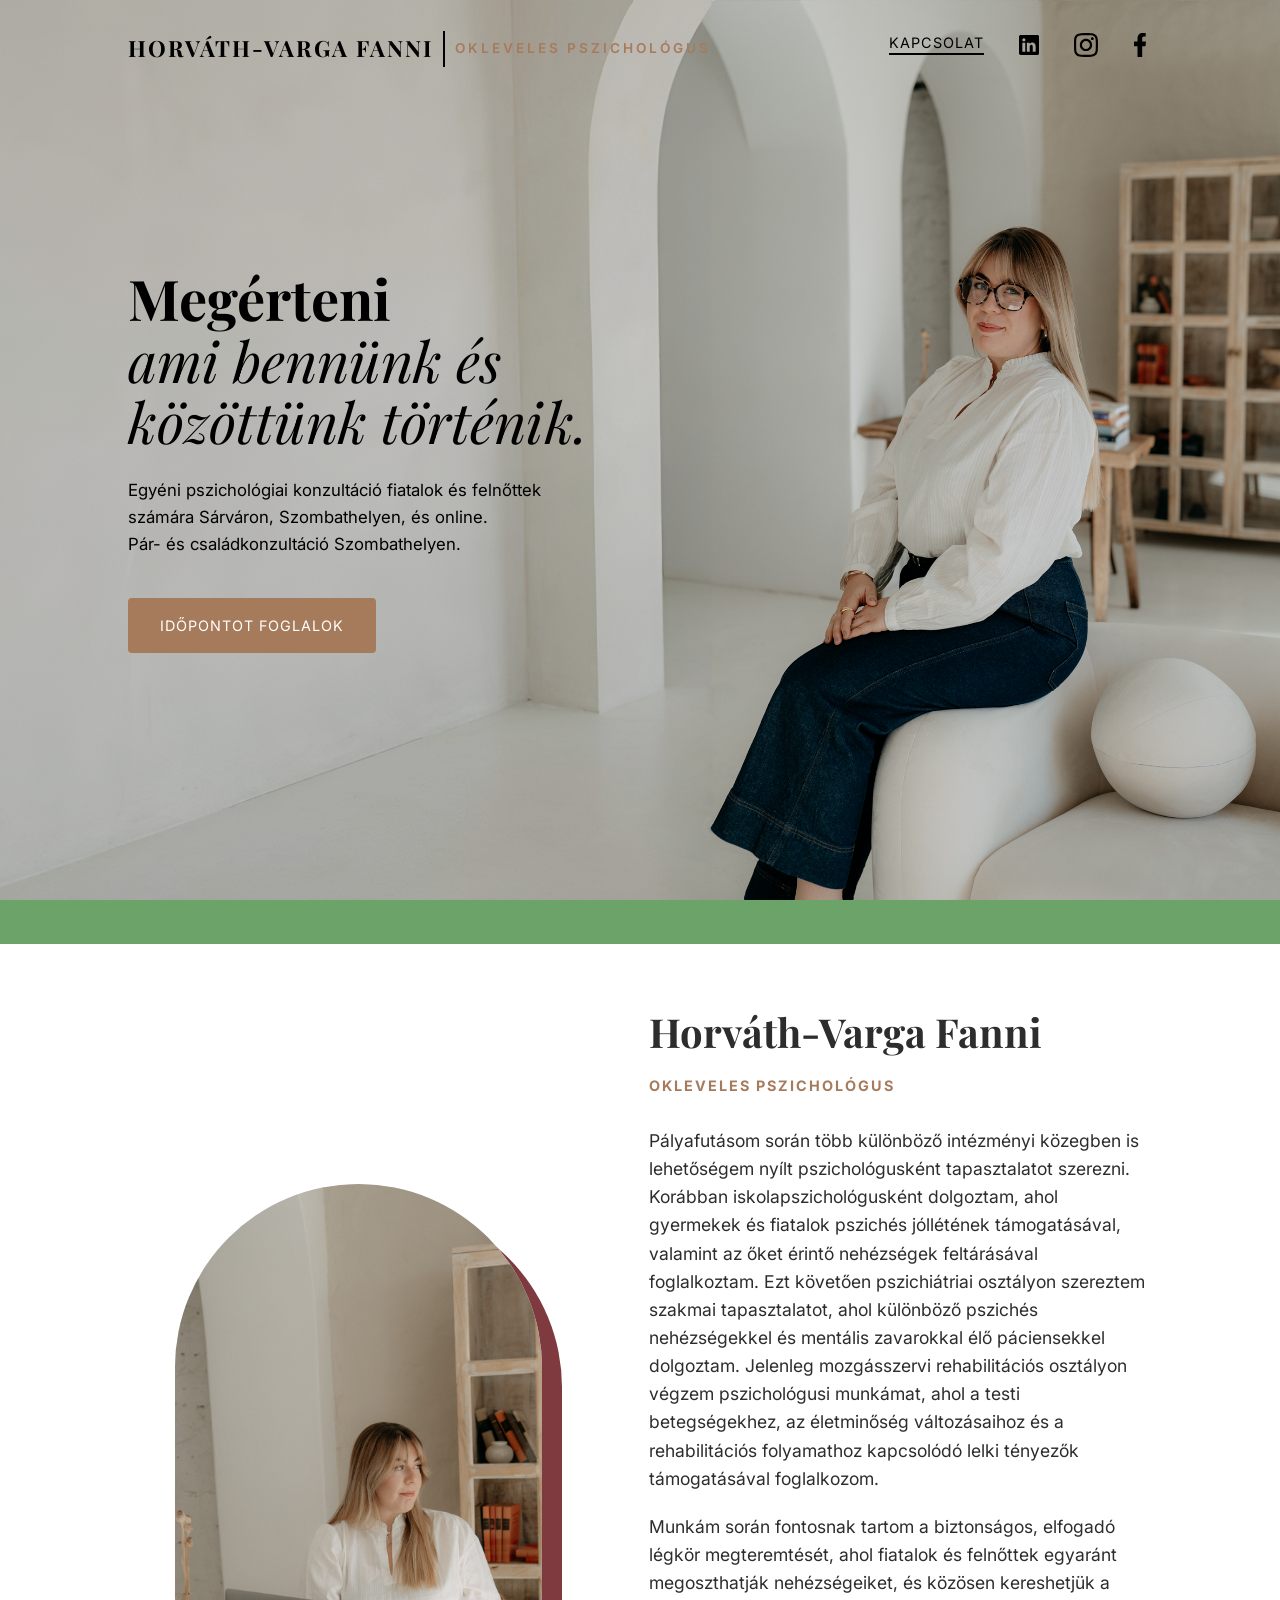
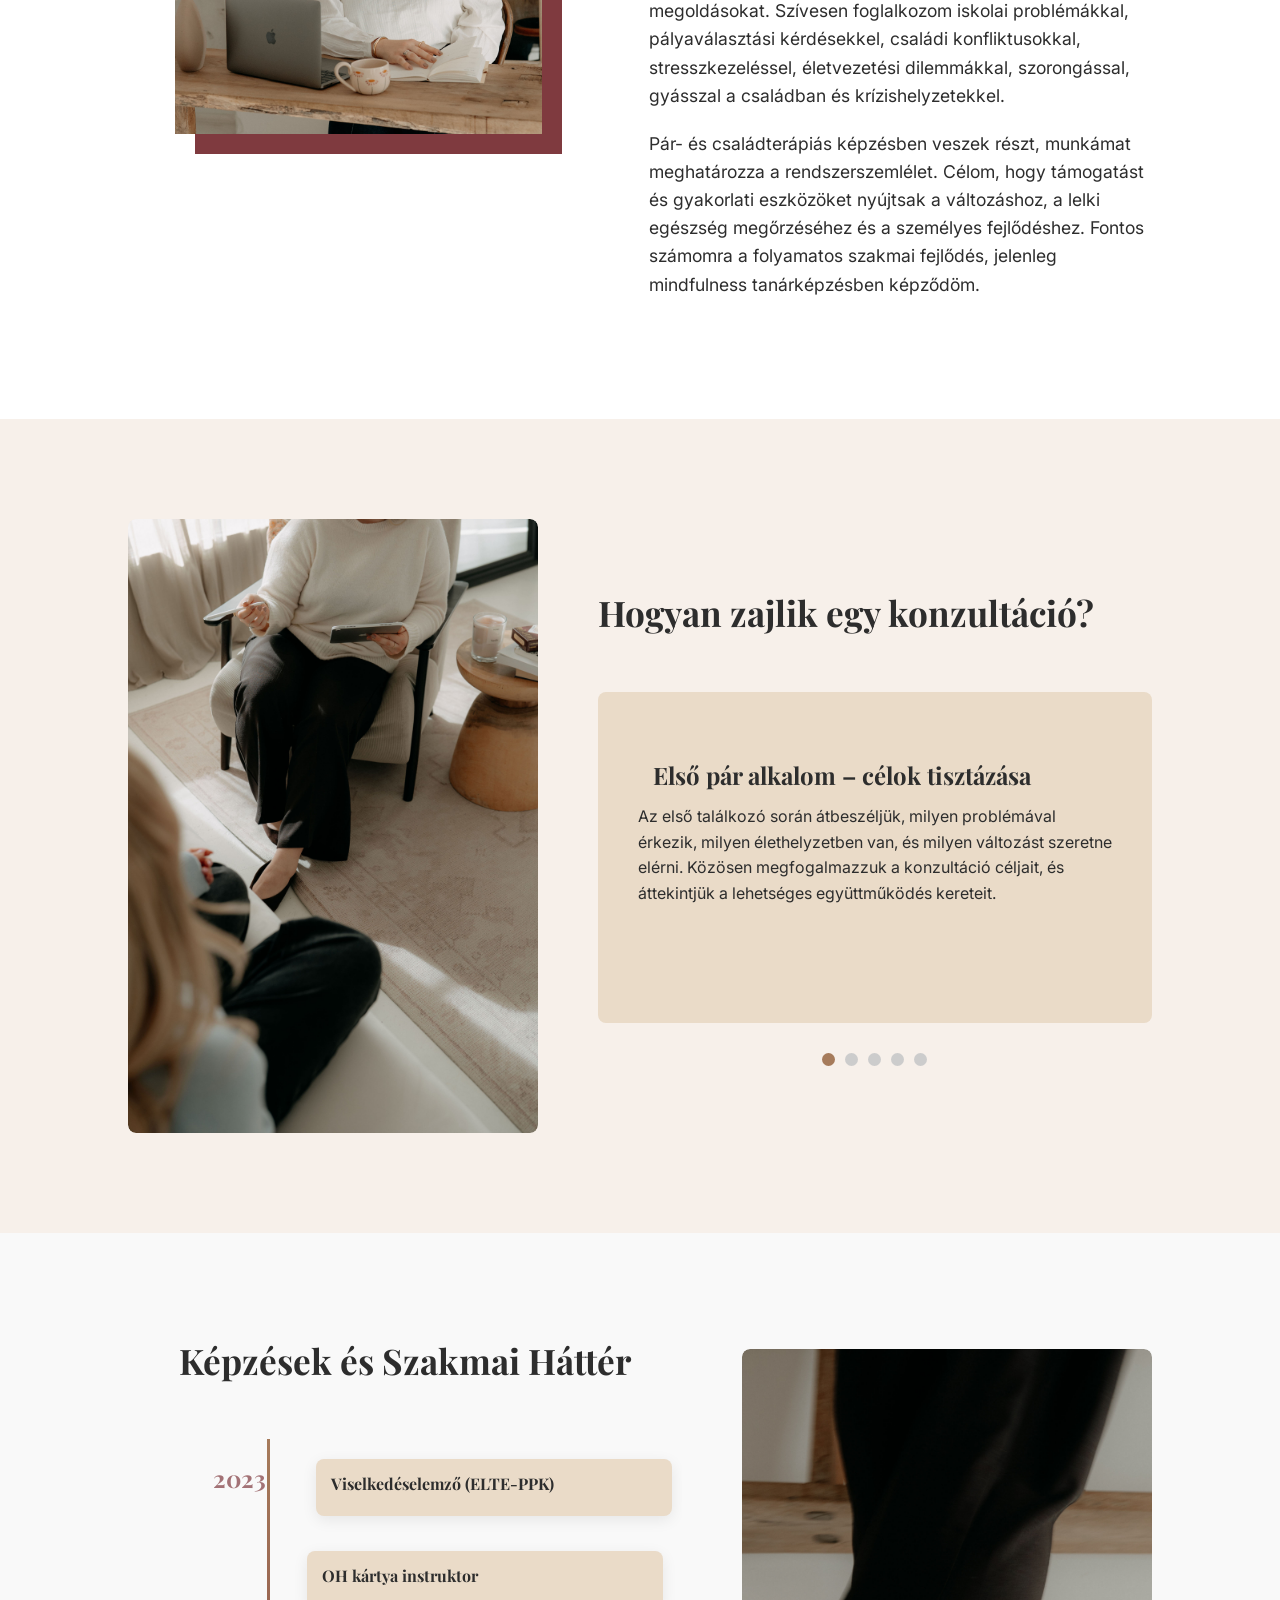
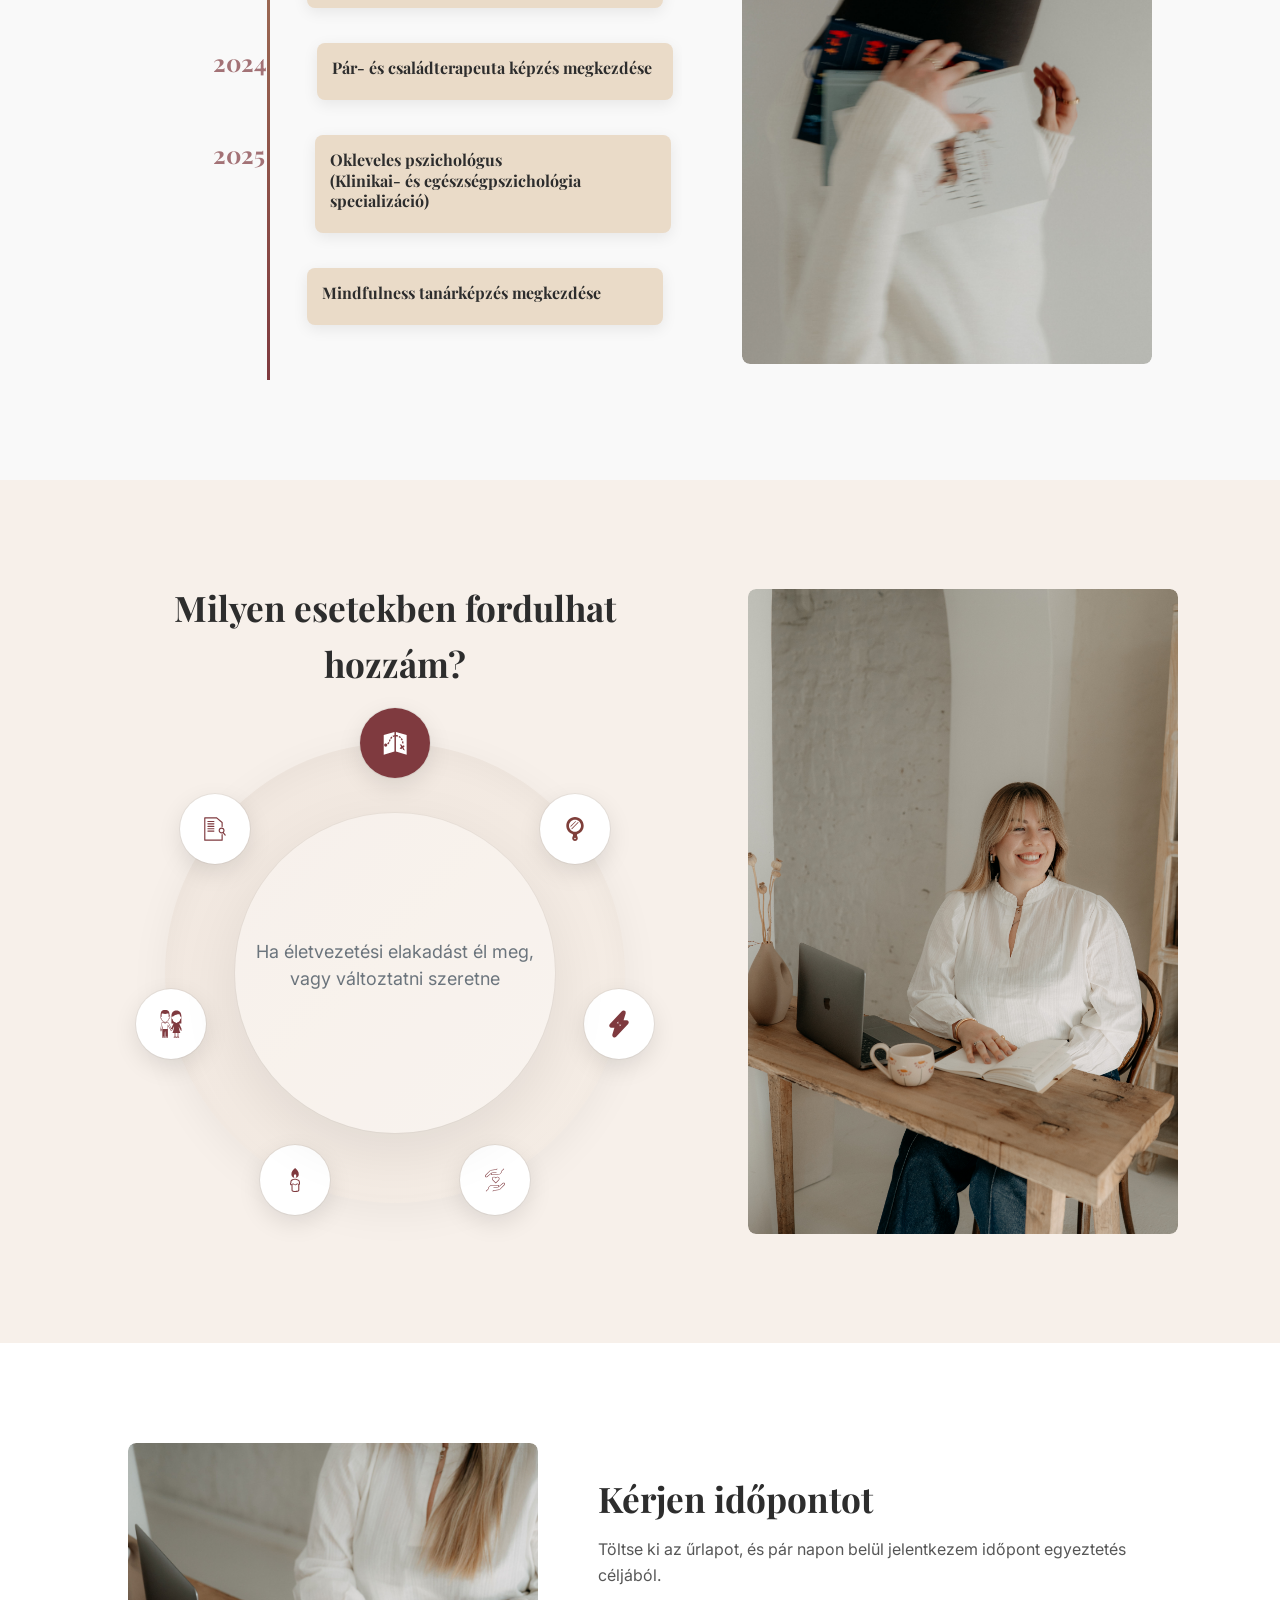
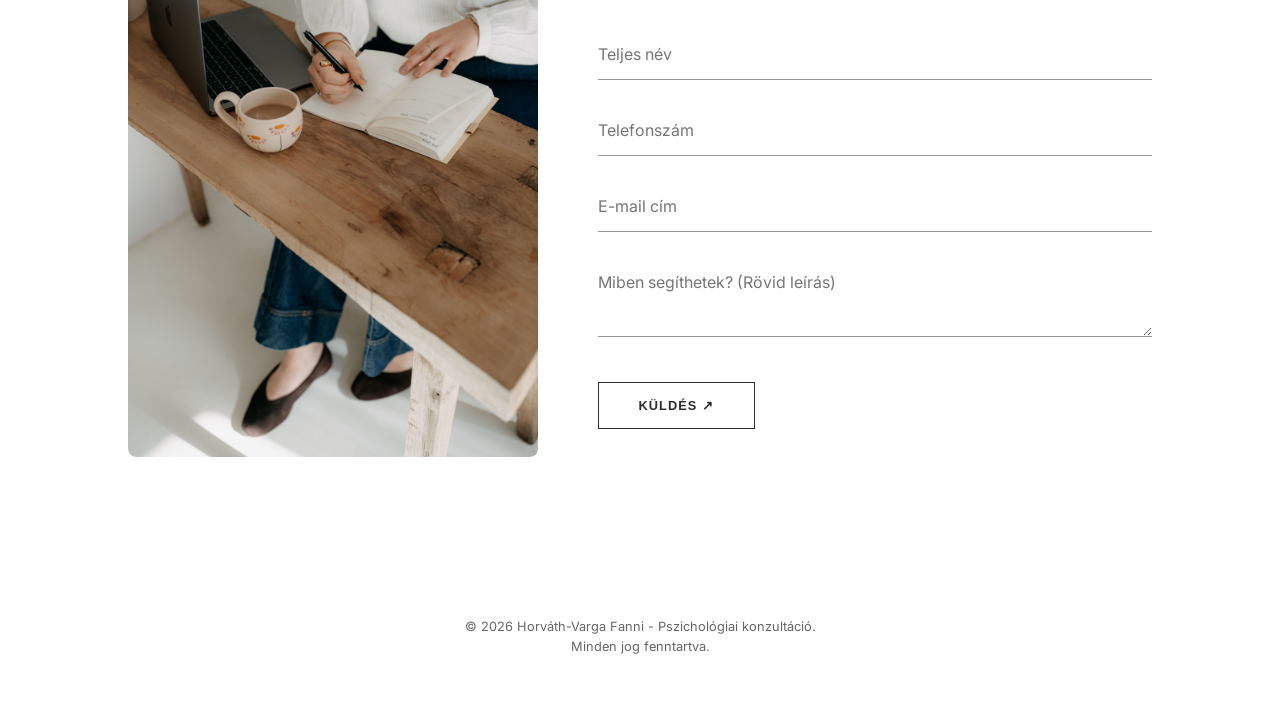
<file: index.html>
<!DOCTYPE html>
<html lang="hu">
<head>
    <meta charset="UTF-8">
    <meta name="viewport" content="width=device-width, initial-scale=1.0">
    <meta name="description" content="Horváth-Varga Fanni | Pszichológiai konzultáció Sárváron, Szombathelyen és online.">
    <link rel="canonical" href="https://hvargafanni.hu/">

    <meta property="og:type" content="website">
    <meta property="og:locale" content="hu_HU">
    <meta property="og:url" content="https://hvargafanni.hu/">
    <meta property="og:title" content="Horváth-Varga Fanni | Pszichológus">
    <meta property="og:description" content="Pszichológiai konzultáció Sárváron, Szombathelyen és online. Fiatalok és felnőttek támogatása elfogadó, biztonságos légkörben.">
    <meta property="og:image" content="https://hvargafanni.hu/images/og-clean.jpg">
    <meta property="og:image:secure_url" content="https://hvargafanni.hu/images/og-clean.jpg">
    <meta property="og:image:type" content="image/jpeg">
    <meta property="og:image:width" content="1200">
    <meta property="og:image:height" content="630">
    <meta property="og:image:alt" content="Horváth-Varga Fanni pszichológus portré">

    <meta name="twitter:card" content="summary_large_image">
    <meta name="twitter:title" content="Horváth-Varga Fanni | Pszichológus">
    <meta name="twitter:description" content="Pszichológiai konzultáció Sárváron, Szombathelyen és online.">
    <meta name="twitter:image" content="https://hvargafanni.hu/images/og-clean.jpg">

    <title>Horváth-Varga Fanni | Pszichológus</title>
    <link href="https://fonts.googleapis.com/css2?family=Playfair+Display:wght@400;700&family=Inter:wght@300;400&display=swap" rel="stylesheet">
    <link rel="icon" type="image/x-icon" href="images/favicon.ico">
    <link href="index.css" rel="stylesheet" type="text/css"/>
</head>

<body>
    
    <nav>
        <div class="nav-brand">
            <div class="logo">HORVÁTH-VARGA FANNI</div>
            <p class="subtitle">Okleveles pszichológus</p>
        </div>
        <button class="menu-toggle" type="button" aria-label="Menü megnyitása" aria-expanded="false" aria-controls="nav-menu">
            <span></span>
            <span></span>
            <span></span>
        </button>
        <ul id="nav-menu">
            <li><a href="#kapcsolat" class="nav-btn">Kapcsolat</a></li>
            <li><a href="https://hu.linkedin.com/in/fanni-varga-45914b392" target="_blank"><img src="images/linkedin.svg" style="width:30px;height:30x;"></a></li>
            <li><a href="https://www.instagram.com/hvargafanni/" target="_blank"><img src="images/instagram.svg" style="width:24px;height:30px;"></a></li>
            <li><a href="https://www.facebook.com/profile.php?id=61576484936998" target="_blank"><img src="images/facebook.svg" style="width:24px;height:30px;"></a></li>
        </ul>
    </nav>

    <header class="hero">
        <div class="hero-content">
            <!--<p class="subtitle">Okleveles pszichológus</p>-->
            <h1>Megérteni <br><span> ami bennünk és <br>közöttünk történik.</span></h1>
            <p class="description"> Egyéni pszichológiai konzultáció fiatalok és felnőttek számára Sárváron, Szombathelyen, és online. <br> Pár- és családkonzultáció Szombathelyen.<br></p>
            <!--<a href="https://app.minup.io/book/horvath-vargafanni-pszichologus?fbclid=IwZnRzaAQFWX1leHRuA2FlbQIxMQBzcnRjBmFwcF9pZAo2NjI4NTY4Mzc5AAEeACF-hApPv5CIwqgVcU9KyriJjkGrzUmPq3j8qRo3mZTCMopqrY4LxYekkk0_aem_tdkFAolZq5mfJXsAkjUHfw" target="_blank" class="cta-button">Időpontot foglalok</a>-->
            <a href="#kapcsolat"  class="cta-button">Időpontot foglalok</a>
        
        
        </div>
    </header>
        
    <section id="rolam" class="about">
        <div class="about-container">
            <div class="about-image">
                <div class="image-placeholder">
                    <img src="images/fanni_about.jpg" alt="Horváth-Varga Fanni">
                </div>
            </div>
            <div class="about-content">
                <h2>Horváth-Varga Fanni</h2>
                <h3>Okleveles pszichológus</h3>
                <p>Pályafutásom során több különböző intézményi közegben is lehetőségem nyílt pszichológusként tapasztalatot szerezni. Korábban iskolapszichológusként dolgoztam, ahol gyermekek és fiatalok pszichés jóllétének támogatásával, valamint az őket érintő nehézségek feltárásával foglalkoztam. Ezt követően pszichiátriai osztályon szereztem szakmai tapasztalatot, ahol különböző pszichés nehézségekkel és mentális zavarokkal élő páciensekkel dolgoztam. Jelenleg mozgásszervi rehabilitációs osztályon végzem pszichológusi munkámat, ahol a testi betegségekhez, az életminőség változásaihoz és a rehabilitációs folyamathoz kapcsolódó lelki tényezők támogatásával foglalkozom.
                <p>Munkám során fontosnak tartom a biztonságos, elfogadó légkör megteremtését, ahol fiatalok és felnőttek egyaránt megoszthatják nehézségeiket, és közösen kereshetjük a megoldásokat. Szívesen foglalkozom iskolai problémákkal, pályaválasztási kérdésekkel, családi konfliktusokkal, stresszkezeléssel, életvezetési dilemmákkal, szorongással, gyásszal a családban és krízishelyzetekkel.</p>
                <p>Pár- és családterápiás képzésben veszek részt, munkámat meghatározza a rendszerszemlélet. Célom, hogy támogatást és gyakorlati eszközöket nyújtsak a változáshoz, a lelki egészség megőrzéséhez és a személyes fejlődéshez. Fontos számomra a folyamatos szakmai fejlődés, jelenleg mindfulness tanárképzésben képződöm.</p>
                
            </div>
        </div>

    </section>
    
    <section id="konzultacio" class="consultation">
        <div class="section-with-image">
            <div class="section-image left">
                <img src="images/konzultacio.jpg" alt="Konzultáció">
            </div>
            <div class="section-content">
                <div class="section-header">
                    <h2>Hogyan zajlik egy konzultáció?</h2>
                </div>
                <div class="consultation-carousel">
                <div class="consultation-track">
                    <div class="consultation-step">
                        <h3>Első pár alkalom – célok tisztázása</h3>
                        <p>Az első találkozó során átbeszéljük, milyen problémával érkezik, milyen élethelyzetben van, és milyen változást szeretne elérni. Közösen megfogalmazzuk a konzultáció céljait, és áttekintjük a lehetséges együttműködés kereteit.</p>
                    </div>
                    <div class="consultation-step">
                        <h3>Közös munka – megértés és változás</h3>
                        <p>A további alkalmak során a beszélgetés mellett különböző pszichológiai megközelítéseket és módszereket alkalmazunk, amelyek segítenek jobban megérteni az érzelmeket, gondolatokat és viselkedési mintákat, feltárni a nehézségek mögötti összefüggéseket, új megküzdési módokat és megoldásokat találni, erősíteni az önismeretet és az önbizalmat.</p>
                    </div>
                    <div class="consultation-step">
                        <h3>Kapcsolat és biztonság</h3>
                        <p>A konzultáció során fontos szerepet kap a bizalom és az elfogadó légkör. A beszélgetések bizalmasak, és a kliens tempójához igazodva haladunk.</p>
                    </div>
                    <div class="consultation-step">
                        <h3>Időtartam és gyakoriság</h3>
                        <p>Egy konzultáció általában 50 percig tart. A találkozások gyakoriságát közösen alakítjuk ki (általában heti vagy kétheti rendszerességgel).</p>
                    </div>
                    <div class="consultation-step">
                        <h3>Kompetenciahatárok és továbbirányítás</h3>
                        <p>Fontosnak tartom a szakmai kompetenciahatárok tiszteletben tartását. Amennyiben egy probléma meghaladja az én kompetenciámat, segítek a megfelelő szakemberhez való továbbirányításban.</p>
                    </div>
                </div>
                <div class="carousel-dots">
                    <span class="dot active"></span>
                    <span class="dot"></span>
                    <span class="dot"></span>
                    <span class="dot"></span>
                    <span class="dot"></span>
                </div>
            </div>
            </div>
        </div>
    </section>

    <section id="kepzesek2" class="education2">
        <div class="section-with-image">
            <div class="section-content">
                <div class="section-header">
                    <h2>Képzések és Szakmai Háttér</h2>
                </div>
                <div class="education-timeline">
                    <div class="timeline-item">
                        <div class="timeline-year">2023</div>
                        <div class="timeline-content">
                            <h3>Viselkedéselemző (ELTE-PPK)</h3>
                        </div>
                        <!--<div class="timeline-dot"></div>-->
                    </div>
                    <div class="timeline-item">
                        <div class="timeline-year"></div>
                        <div class="timeline-content">
                            <h3>OH kártya instruktor</h3>
                        </div>
                        <!--<div class="timeline-dot"></div>-->
                    </div>
                    <div class="timeline-item">
                        <div class="timeline-year">2024</div>
                        <div class="timeline-content">
                            <h3>Pár- és családterapeuta képzés megkezdése</h3>
                        </div>
                        <!--<div class="timeline-dot"></div>-->
                    </div>
                    <div class="timeline-item">
                        <div class="timeline-year">2025</div>
                        <div class="timeline-content">
                            <h3>Okleveles pszichológus <br>(Klinikai- és egészségpszichológia specializáció)</h3>
                        </div>
                        <!--<div class="timeline-dot"></div>-->
                    </div>
                    <div class="timeline-item">
                        <div class="timeline-year"></div>
                        <div class="timeline-content">
                            <h3>Mindfulness tanárképzés megkezdése</h3>
                        </div>
                        <!--<div class="timeline-dot"></div>-->
                    </div>
                </div>
            </div>
            <div class="section-image right">
                <img src="images/kepzesek.jpg" alt="Képzések">
            </div>
        </div>
    </section>


    <section id="esetek3" class="services">
        <div class="section-with-image">
            <div class="section-content">
                <div class="cases-modern-container">
                    <div class="section-header">
                        <h2>Milyen esetekben fordulhat hozzám?</h2>
                    </div>
                    
                    <div class="cases-modern-circle-wrapper">
                        <!-- Külső dekoratív kör -->
                        <div class="cases-outer-ring"></div>
                        
                        <!-- Belső tartalmi kör -->
                        <div class="cases-inner-content">
                            <h3 class="case-title active" data-index="0"></h3>
                            <h3 class="case-title" data-index="1"></h3>
                            <h3 class="case-title" data-index="2"></h3>
                            <h3 class="case-title" data-index="3"></h3>
                            <h3 class="case-title" data-index="4"></h3>
                            <h3 class="case-title" data-index="5"></h3>
                            <h3 class="case-title" data-index="6"></h3>

                            <p class="case-description active" data-index="0">Ha életvezetési elakadást él meg, vagy változtatni szeretne</p>
                            <p class="case-description" data-index="1">Ha önismereti kérdések foglalkoztatják</p>
                            <p class="case-description" data-index="2">Ha tartós stresszt, belső feszültséget vagy túlterheltséget tapasztal</p>
                            <p class="case-description" data-index="3">Ha önbizalomhiánnyal, önértékelési nehézségekkel küzd</p>
                            <p class="case-description" data-index="4">Ha veszteséget, gyászt él át, és támogatásra van szüksége a feldolgozásban</p>
                            <p class="case-description" data-index="5">Ha párkapcsolati-, családi nehézségeket, visszatérő konfliktusokat tapasztalnak</p>
                            <p class="case-description" data-index="6">Ha pályaválasztási vagy karrierdöntési kérdések foglalkoztatják</p>
                        </div>
                        
                        <!-- Icon pontok - JavaScript generálja őket -->
                    </div>
                </div>
            </div>
            <div class="section-image right">
                <img src="images/cases.jpg" alt="Esetek">
            </div>
        </div>
    </section>
    <!--
    <section id="velemények" class="testimonials">
        <div class="section-with-image">
            <div class="section-content">
                <div class="section-header">
                    <h2>Rólam írták</h2>
                </div>
                <div class="testimonial-grid">
            <div class="testimonial-card">
                <p>Lorem ipsum dolor sit amet, consectetur adipiscing elit. Fanni segítségével új perspektívát nyertem és biztonságban éreztem magam.</p>
                <div class="testimonial-author">— Kliens 1</div>
            </div>
            <div class="testimonial-card">
                <p>Professzionális, empatikus hozzáállás. Sokat segített a párkapcsolati nehézségeink megoldásában.</p>
                <div class="testimonial-author">— Kliens 2</div>
            </div>
            <div class="testimonial-card">
                <p>Hálás vagyok a támogatásért és a gyakorlati eszközökért, amiket kaptam. Ajánlom mindenkinek!</p>
                <div class="testimonial-author">— Kliens 3</div>
                </div>
            </div>
            </div>
        </div>
    </section>
    -->
    <section id="kapcsolat" class="contact">
        <div class="section-with-image">
            <div class="section-image left">
                <img src="images/contact.jpg" alt="Kapcsolat">
            </div>
            <div class="contact-container">
            <h2>Kérjen időpontot</h2>
            <p>Töltse ki az űrlapot, és pár napon belül jelentkezem időpont egyeztetés céljából.</p>
            
            <form id="contactForm" action="https://formspree.io/f/maqpjoqb" method="POST">
                <input type="text" id="name" placeholder="Teljes név" name="Név" required>
                <input type="tel" id="phone" placeholder="Telefonszám" name="Telefonszám" required>
                <input type="email" id="email" placeholder="E-mail cím" name="Email" required>
                <textarea id="message" placeholder="Miben segíthetek? (Rövid leírás)" name="Üzenet"></textarea>
                <button type="submit" class="submit-btn">Küldés ↗</button>
            </form>
            </div>
        </div>
    </section>

    <footer>
        <p>&copy; 2026 Horváth-Varga Fanni - Pszichológiai konzultáció. <br>Minden jog fenntartva.</p>
    </footer>

    <div id="toast" class="toast" role="status" aria-live="polite"></div>

    <script src="index.js" ></script>
</body>
</html>
</file>
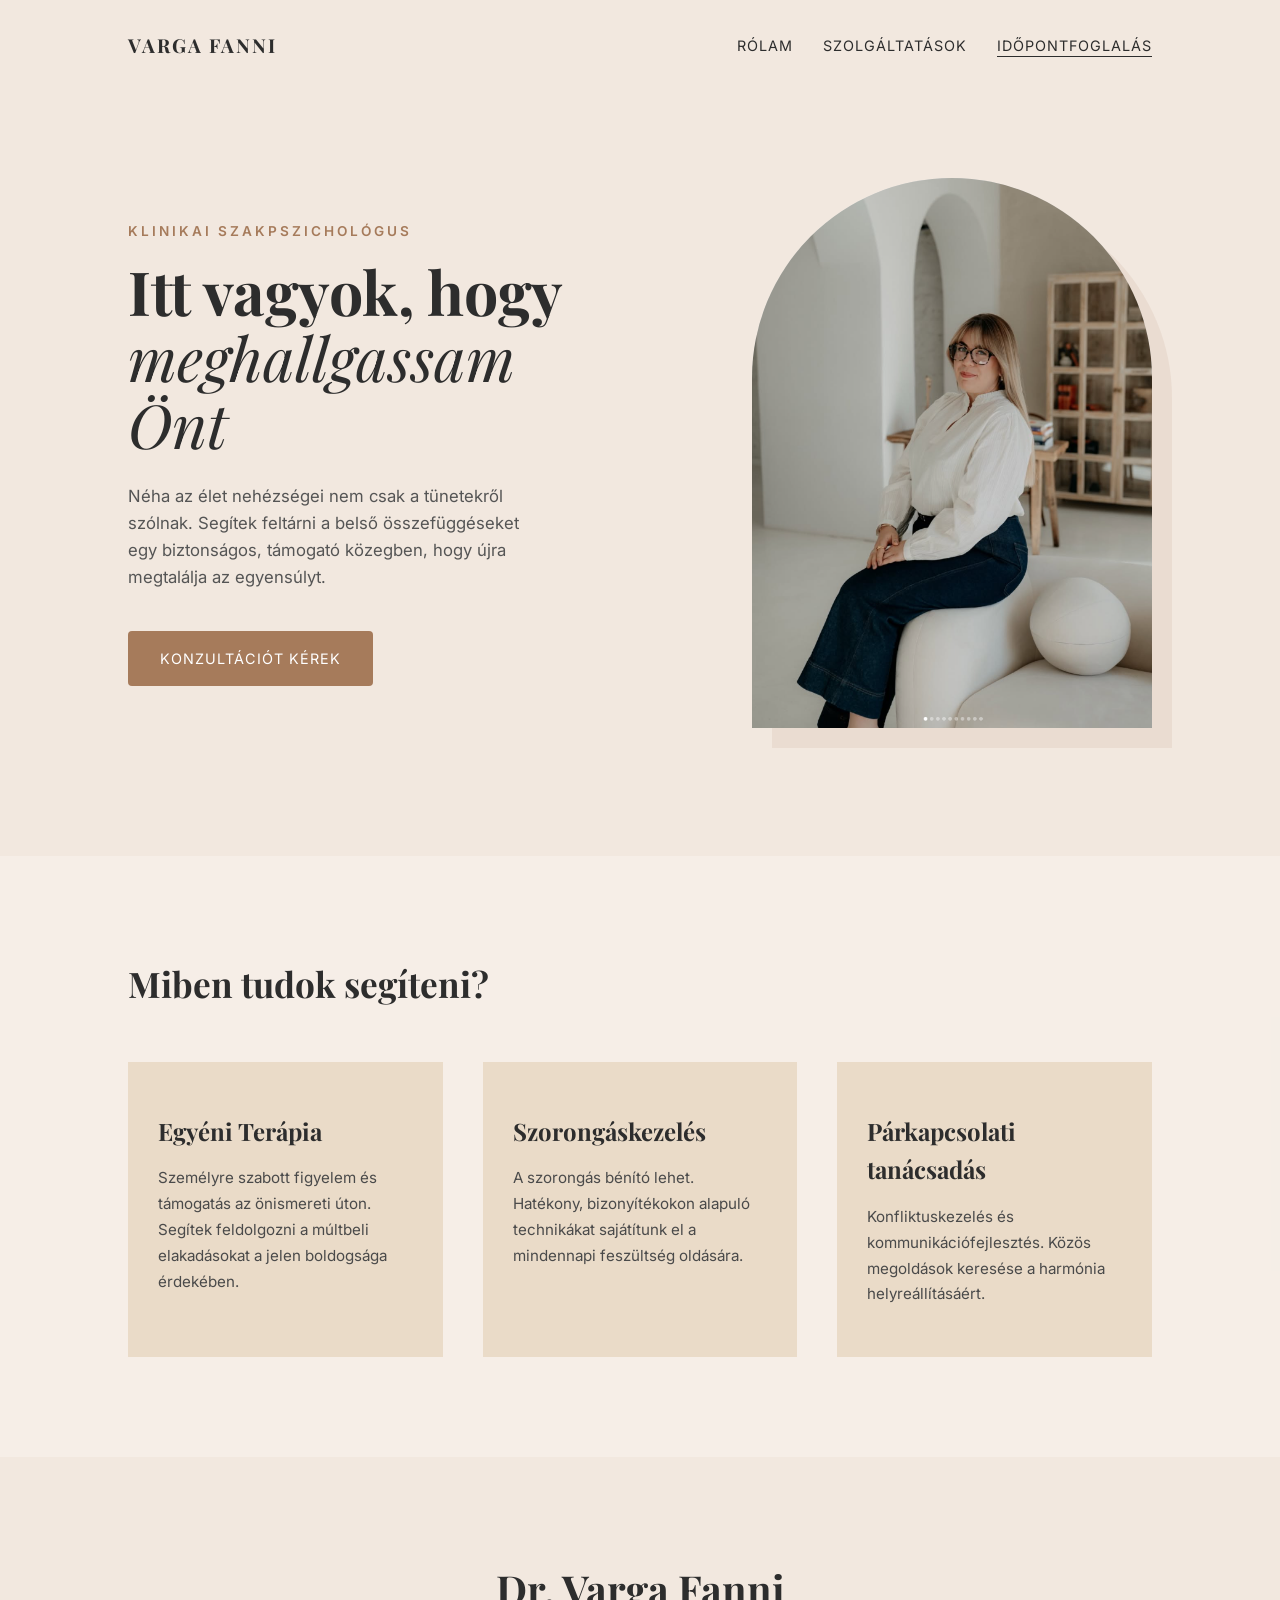
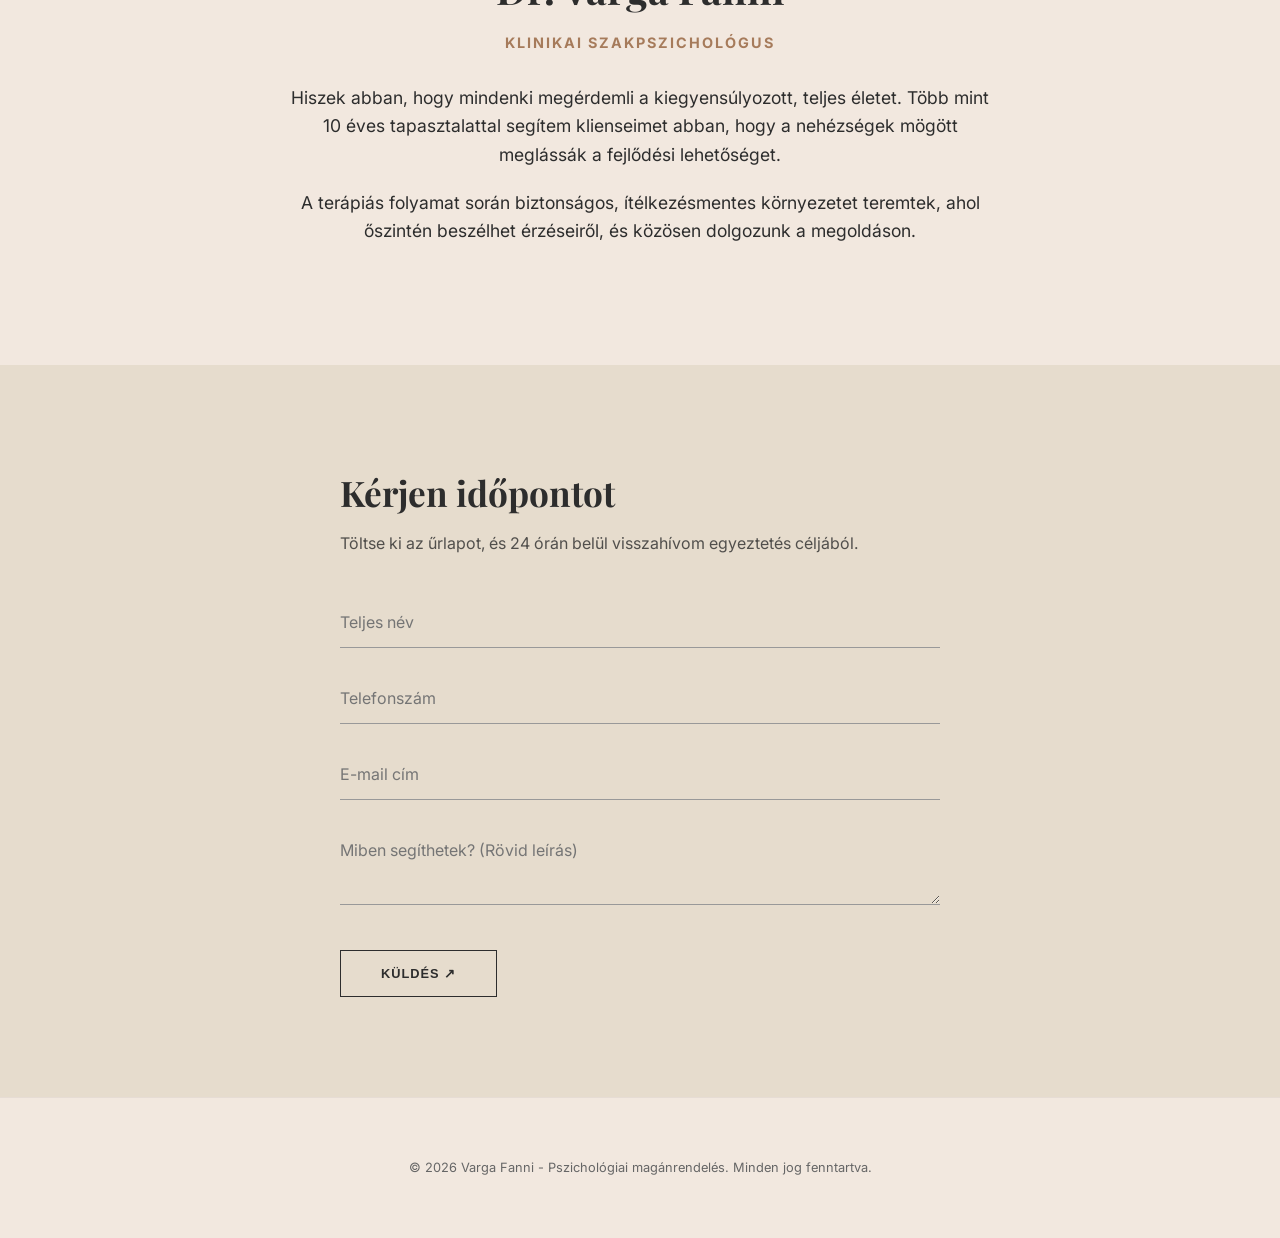
<file: archive/index.html>
<!DOCTYPE html>
<html lang="hu">
<head>
    <meta charset="UTF-8">
    <meta name="viewport" content="width=device-width, initial-scale=1.0">
    <title>Varga Fanni | Pszichológus</title>
    <link href="https://fonts.googleapis.com/css2?family=Playfair+Display:wght@400;700&family=Inter:wght@300;400&display=swap" rel="stylesheet">
    
    <style>
        /* --- CSS STÍLUSOK --- */
        :root {
            /* Cream.jpg ihlette színpaletta */
            --bg-color: #F2E8DF;       /* Halvány krémszínű háttér */
            --card-bg: #EADBC8;        /* Sötétebb krém a kártyákhoz */
            --text-color: #2D2D2D;     /* Elegáns sötétszürke szöveg */
            --accent-color: #A67B5B;   /* Földes barna a gombokhoz/kiemelésekhez */
            --form-bg: #E6DCCD;        /* Űrlap háttér */
            
            --font-main: 'Inter', sans-serif;
            --font-title: 'Playfair Display', serif;
        }

        * {
            margin: 0;
            padding: 0;
            box-sizing: border-box;
        }

        html {
            scroll-behavior: smooth;
        }

        body {
            background-color: var(--bg-color);
            color: var(--text-color);
            font-family: var(--font-main);
            line-height: 1.6;
        }

        /* Navigáció */
        nav {
            display: flex;
            justify-content: space-between;
            padding: 30px 10%;
            align-items: center;
        }

        .logo {
            font-family: var(--font-title);
            font-weight: 700;
            font-size: 1.2rem;
            letter-spacing: 2px;
            color: var(--text-color);
        }

        nav ul {
            display: flex;
            list-style: none;
            gap: 30px;
        }

        nav a {
            text-decoration: none;
            color: var(--text-color);
            font-size: 0.9rem;
            text-transform: uppercase;
            letter-spacing: 1px;
            font-weight: 400;
            transition: color 0.3s;
        }

        nav a:hover {
            color: var(--accent-color);
        }

        .nav-btn {
            border-bottom: 1px solid var(--text-color);
            padding-bottom: 2px;
        }

        /* Hero Szekció */
        .hero {
            display: flex;
            align-items: center;
            justify-content: space-between;
            padding: 40px 10% 80px 10%;
            min-height: 85vh;
        }

        .hero-content {
            max-width: 45%;
        }

        .subtitle {
            text-transform: uppercase;
            font-size: 0.85rem;
            letter-spacing: 3px;
            margin-bottom: 15px;
            color: var(--accent-color);
            font-weight: 600;
        }

        h1 {
            font-family: var(--font-title);
            font-size: 3.8rem;
            line-height: 1.1;
            margin-bottom: 25px;
            color: var(--text-color);
        }

        h1 span {
            font-style: italic;
            font-weight: 400;
        }

        .description {
            margin-bottom: 40px;
            max-width: 90%;
            font-size: 1.05rem;
            color: #555;
        }

        .cta-button {
            display: inline-block;
            text-decoration: none;
            background-color: var(--accent-color);
            color: white;
            padding: 16px 32px;
            border-radius: 4px;
            font-size: 0.9rem;
            text-transform: uppercase;
            letter-spacing: 1px;
            transition: background 0.3s, transform 0.2s;
        }

        .cta-button:hover {
            background-color: #8b654b;
            transform: translateY(-2px);
        }

        /* Kép stílus (Boltív forma a cream.jpg alapján) */
        .hero-image {
            position: relative;
            width: 45%;
            display: flex;
            justify-content: flex-end;
        }

        .image-placeholder {
            width: 100%;
            max-width: 400px;
            height: 550px;
            background-color: #ddd;
            /* Ez hozza létre a jellegzetes íves formát */
            border-radius: 200px 200px 0 0; 
            overflow: hidden;
            box-shadow: 20px 20px 0px rgba(166, 123, 91, 0.1);
        }

        .image-placeholder img {
            width: 100%;
            height: 100%;
            object-fit: cover;
        }

        /* Szolgáltatások */
        .services {
            padding: 100px 10%;
            background-color: rgba(255,255,255,0.25); /* Nagyon enyhe világosítás */
        }

        .section-header {
            margin-bottom: 50px;
        }

        .section-header h2 {
            font-family: var(--font-title);
            font-size: 2.2rem;
            color: var(--text-color);
        }

        .service-grid {
            display: grid;
            grid-template-columns: repeat(auto-fit, minmax(280px, 1fr));
            gap: 40px;
        }

        .service-card {
            background-color: var(--card-bg);
            padding: 50px 30px;
            transition: transform 0.3s ease;
            position: relative;
        }

        .service-card:hover {
            transform: translateY(-8px);
        }

        .service-card h3 {
            font-family: var(--font-title);
            font-size: 1.5rem;
            margin-bottom: 15px;
            position: relative;
            z-index: 1;
        }

        .service-card p {
            font-size: 0.95rem;
            color: #4a4a4a;
            line-height: 1.7;
        }

        /* Rólam / Bemutatkozás */
        .about {
            padding: 100px 10%;
            text-align: center;
            background-color: var(--bg-color);
        }

        .about-content {
            max-width: 700px;
            margin: 0 auto;
        }

        .about h2 {
            font-family: var(--font-title);
            font-size: 2.5rem;
            margin-bottom: 10px;
        }

        .about h3 {
            font-size: 0.9rem;
            text-transform: uppercase;
            letter-spacing: 2px;
            color: var(--accent-color);
            margin-bottom: 30px;
        }

        .about p {
            margin-bottom: 20px;
            font-size: 1.1rem;
        }

        /* Kapcsolat Űrlap */
        .contact {
            padding: 100px 10%;
            background-color: var(--form-bg);
            display: flex;
            justify-content: center;
        }

        .contact-container {
            width: 100%;
            max-width: 600px;
        }

        .contact-container h2 {
            font-family: var(--font-title);
            font-size: 2.2rem;
            margin-bottom: 10px;
        }

        .contact-container > p {
            margin-bottom: 40px;
            opacity: 0.8;
        }

        form {
            display: flex;
            flex-direction: column;
            gap: 25px;
        }

        input, textarea {
            width: 100%;
            padding: 15px 0;
            background: transparent;
            border: none;
            border-bottom: 1px solid #999;
            font-family: var(--font-main);
            font-size: 1rem;
            outline: none;
            color: var(--text-color);
            transition: border-color 0.3s;
        }

        input:focus, textarea:focus {
            border-bottom-color: var(--accent-color);
        }

        textarea {
            resize: vertical;
            min-height: 80px;
        }

        .submit-btn {
            background: transparent;
            border: 1px solid var(--text-color);
            padding: 15px 40px;
            cursor: pointer;
            font-weight: 600;
            text-transform: uppercase;
            font-size: 0.8rem;
            letter-spacing: 1px;
            transition: all 0.3s;
            align-self: flex-start;
            margin-top: 20px;
            color: var(--text-color);
        }

        .submit-btn:hover {
            background-color: var(--text-color);
            color: var(--bg-color);
        }

        /* Lábléc */
        footer {
            background-color: var(--bg-color);
            text-align: center;
            padding: 60px 20px;
            font-size: 0.8rem;
            border-top: 1px solid rgba(0,0,0,0.05);
            color: #666;
        }

        /* Reszponzivitás */
        @media (max-width: 900px) {
            .hero {
                flex-direction: column-reverse;
                text-align: center;
                padding-top: 20px;
            }
            
            .hero-content {
                max-width: 100%;
                margin-top: 50px;
            }

            .hero-image {
                width: 100%;
                justify-content: center;
            }

            h1 {
                font-size: 2.5rem;
            }
            
            nav {
                flex-direction: column;
                gap: 20px;
            }
        }
    </style>
</head>
<body>

    <nav>
        <div class="logo">VARGA FANNI</div>
        <ul>
            <li><a href="#rolam">Rólam</a></li>
            <li><a href="#szolgaltatasok">Szolgáltatások</a></li>
            <li><a href="#kapcsolat" class="nav-btn">Időpontfoglalás</a></li>
        </ul>
    </nav>

    <header class="hero">
        <div class="hero-content">
            <p class="subtitle">Klinikai szakpszichológus</p>
            <h1>Itt vagyok, hogy <br><span>meghallgassam Önt</span></h1>
            <p class="description">Néha az élet nehézségei nem csak a tünetekről szólnak. Segítek feltárni a belső összefüggéseket egy biztonságos, támogató közegben, hogy újra megtalálja az egyensúlyt.</p>
            <a href="#kapcsolat" class="cta-button">Konzultációt kérek</a>
        </div>
        <div class="hero-image">
            <div class="image-placeholder">
                <!--<img src="https://images.unsplash.com/photo-1573496359142-b8d87734a5a2?ixlib=rb-1.2.1&auto=format&fit=crop&w=800&q=80" alt="Varga Fanni Pszichológus">-->
                <img src="fanni1.png" alt="Varga Fanni Pszichológus">
            </div>
        </div>
    </header>

    <section id="szolgaltatasok" class="services">
        <div class="section-header">
            <h2>Miben tudok segíteni?</h2>
        </div>
        <div class="service-grid">
            <div class="service-card">
                <h3>Egyéni Terápia</h3>
                <p>Személyre szabott figyelem és támogatás az önismereti úton. Segítek feldolgozni a múltbeli elakadásokat a jelen boldogsága érdekében.</p>
            </div>
            <div class="service-card">
                <h3>Szorongáskezelés</h3>
                <p>A szorongás bénító lehet. Hatékony, bizonyítékokon alapuló technikákat sajátítunk el a mindennapi feszültség oldására.</p>
            </div>
            <div class="service-card">
                <h3>Párkapcsolati tanácsadás</h3>
                <p>Konfliktuskezelés és kommunikációfejlesztés. Közös megoldások keresése a harmónia helyreállításáért.</p>
            </div>
        </div>
    </section>

    <section id="rolam" class="about">
        <div class="about-content">
            <h2>Dr. Varga Fanni</h2>
            <h3>Klinikai szakpszichológus</h3>
            <p>Hiszek abban, hogy mindenki megérdemli a kiegyensúlyozott, teljes életet. Több mint 10 éves tapasztalattal segítem klienseimet abban, hogy a nehézségek mögött meglássák a fejlődési lehetőséget.</p>
            <p>A terápiás folyamat során biztonságos, ítélkezésmentes környezetet teremtek, ahol őszintén beszélhet érzéseiről, és közösen dolgozunk a megoldáson.</p>
        </div>
    </section>

    <section id="kapcsolat" class="contact">
        <div class="contact-container">
            <h2>Kérjen időpontot</h2>
            <p>Töltse ki az űrlapot, és 24 órán belül visszahívom egyeztetés céljából.</p>
            
            <form id="contactForm">
                <input type="text" id="name" placeholder="Teljes név" required>
                <input type="tel" id="phone" placeholder="Telefonszám" required>
                <input type="email" id="email" placeholder="E-mail cím" required>
                <textarea id="message" placeholder="Miben segíthetek? (Rövid leírás)"></textarea>
                <button type="submit" class="submit-btn">Küldés ↗</button>
            </form>
        </div>
    </section>

    <footer>
        <p>&copy; 2026 Varga Fanni - Pszichológiai magánrendelés. Minden jog fenntartva.</p>
    </footer>

    <script>
        document.addEventListener('DOMContentLoaded', () => {
            
            // 1. Sima görgetés (Smooth Scroll) a menüpontokra kattintva
            document.querySelectorAll('a[href^="#"]').forEach(anchor => {
                anchor.addEventListener('click', function (e) {
                    e.preventDefault();
                    const targetId = this.getAttribute('href');
                    const targetElement = document.querySelector(targetId);
                    
                    if (targetElement) {
                        targetElement.scrollIntoView({
                            behavior: 'smooth'
                        });
                    }
                });
            });

            // 2. Űrlap beküldés szimuláció
            const form = document.getElementById('contactForm');
            
            form.addEventListener('submit', (e) => {
                e.preventDefault(); // Megakadályozza az oldal újratöltését
                
                const btn = form.querySelector('.submit-btn');
                const originalText = btn.innerText;
                
                // Vizuális visszajelzés
                btn.innerText = 'Küldés...';
                btn.style.opacity = '0.7';
                
                // Szimulált szerver válaszidő
                setTimeout(() => {
                    alert('Köszönöm a megkeresést! Hamarosan felveszem Önnel a kapcsolatot a megadott elérhetőségeken.');
                    form.reset(); // Mezők törlése
                    btn.innerText = originalText;
                    btn.style.opacity = '1';
                }, 1500);
            });
        });
    </script>

</body>
</html>
</file>
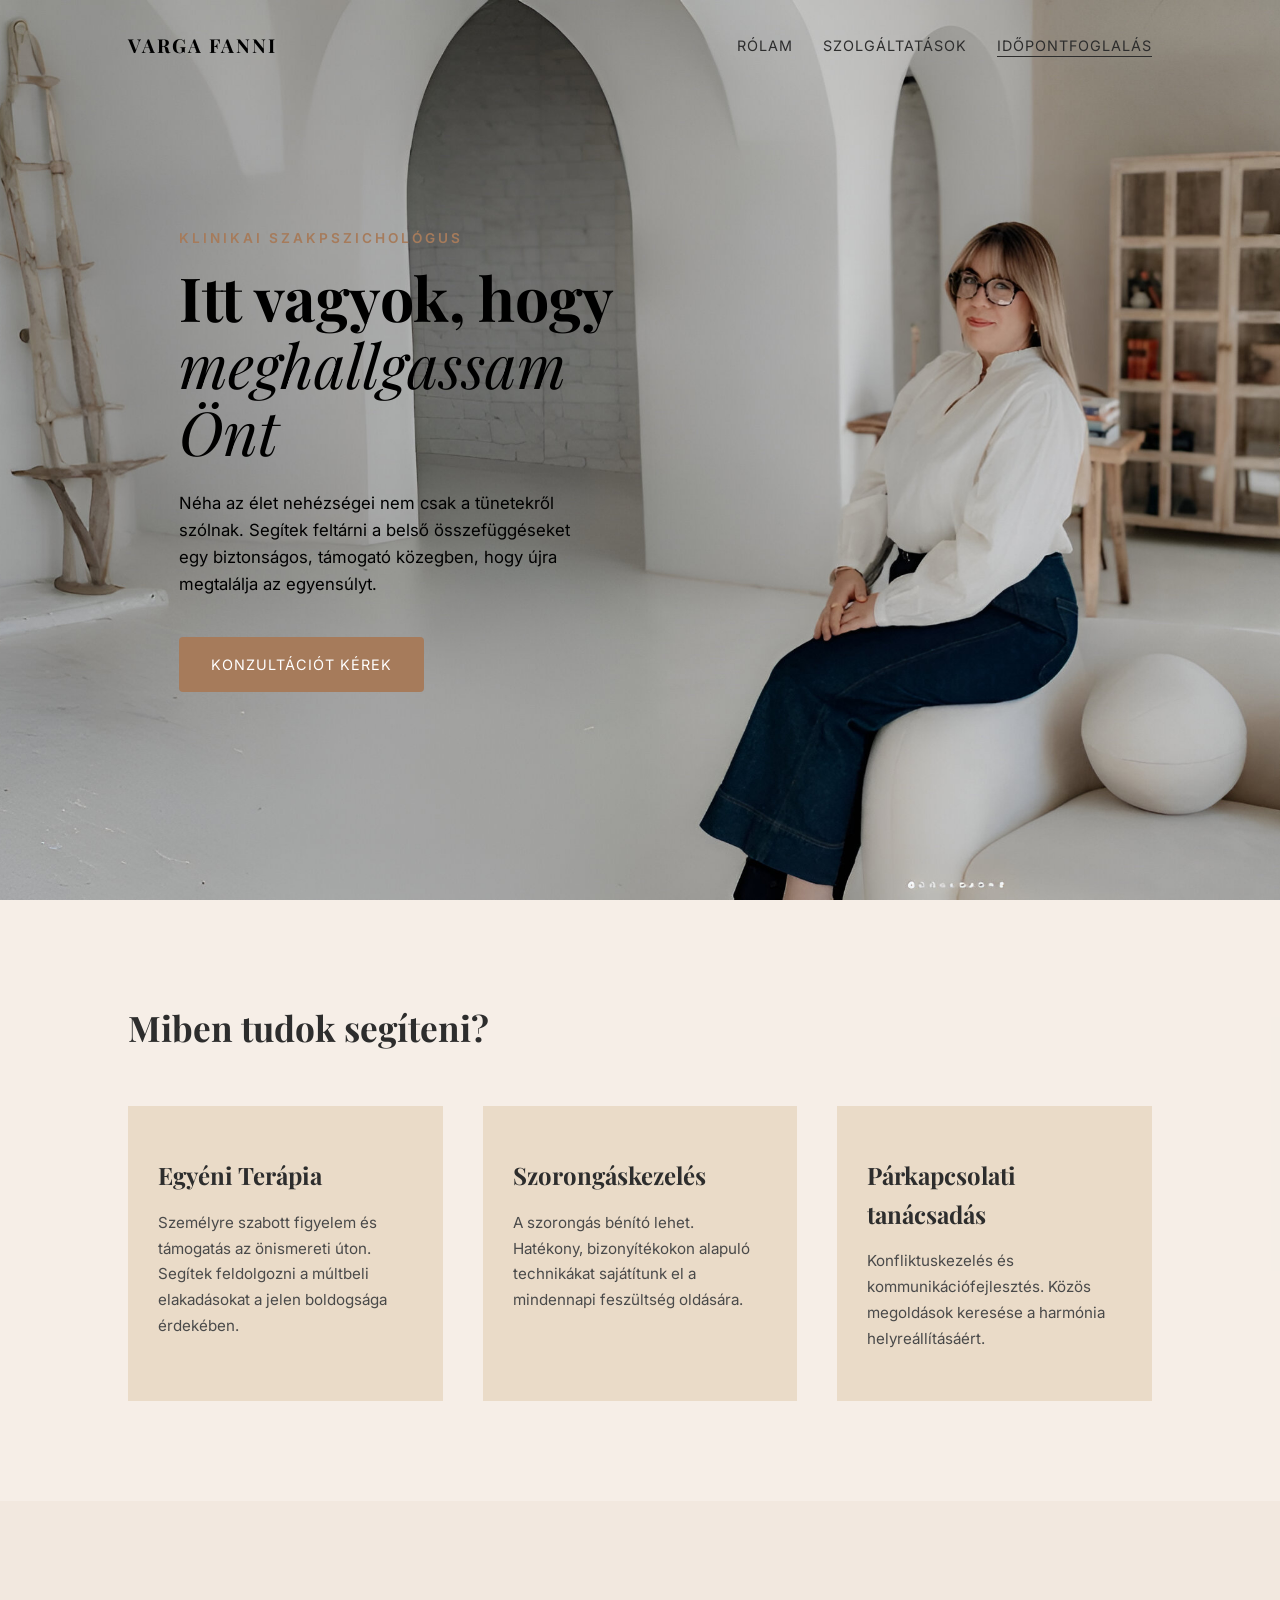
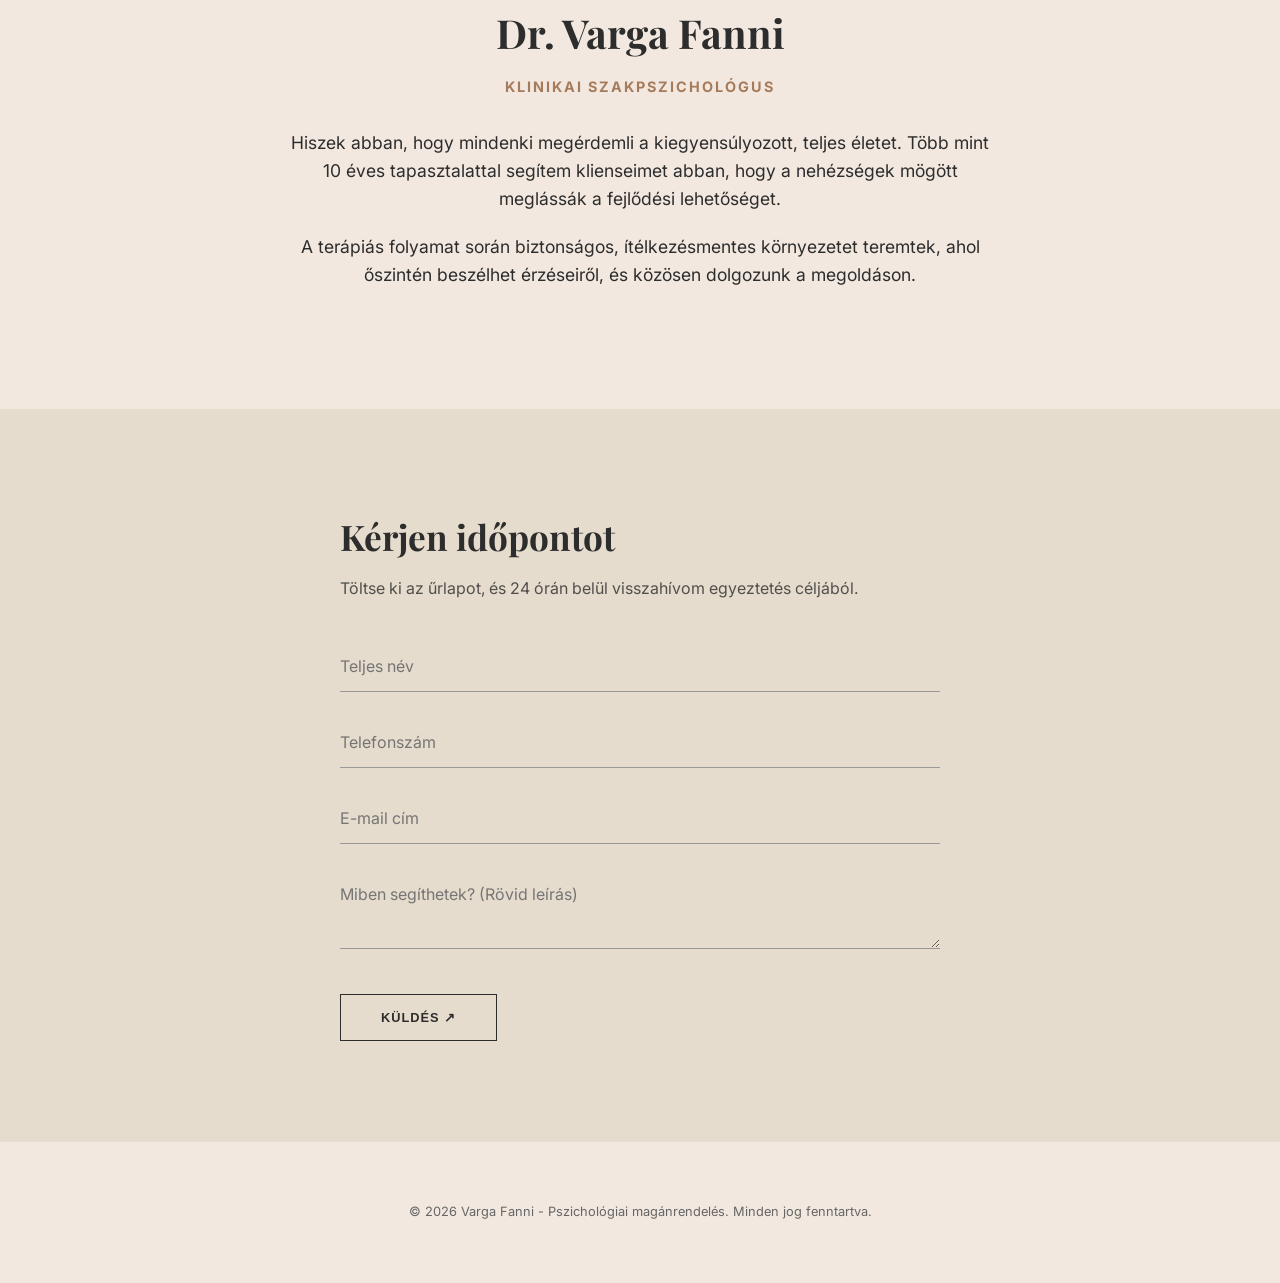
<file: archive/index2.html>
<!DOCTYPE html>
<html lang="hu">
<head>
    <meta charset="UTF-8">
    <meta name="viewport" content="width=device-width, initial-scale=1.0">
    <title>Varga Fanni | Pszichológus</title>
    <link href="https://fonts.googleapis.com/css2?family=Playfair+Display:wght@400;700&family=Inter:wght@300;400&display=swap" rel="stylesheet">
    
    <style>
        /* --- CSS STÍLUSOK --- */
        :root {
            /* Cream.jpg ihlette színpaletta */
            --bg-color: #F2E8DF;       /* Halvány krémszínű háttér */
            --card-bg: #EADBC8;        /* Sötétebb krém a kártyákhoz */
            --text-color: #2D2D2D;     /* Elegáns sötétszürke szöveg */
            --accent-color: #A67B5B;   /* Földes barna a gombokhoz/kiemelésekhez */
            --form-bg: #E6DCCD;        /* Űrlap háttér */
            
            --font-main: 'Inter', sans-serif;
            --font-title: 'Playfair Display', serif;
        }

        * {
            margin: 0;
            padding: 0;
            box-sizing: border-box;
        }

        html {
            scroll-behavior: smooth;
        }

        body {
            background-color: var(--bg-color);
            color: var(--text-color);
            font-family: var(--font-main);
            line-height: 1.6;
        }

        /* Navigáció */
        nav {
            position: fixed;
            top: 0;
            left: 0;
            width: 100%;
            display: flex;
            justify-content: space-between;
            padding: 30px 10%;
            align-items: center;
            background-color: transparent;
            transition: background-color 0.3s ease, box-shadow 0.3s ease;
            z-index: 1000;
        }

        nav.scrolled {
            /*
            background-color: var(--bg-color);*/
            background-color: #f5eee7;
            box-shadow: 0 2px 10px rgba(0,0,0,0.1);
        }

        .logo {
            font-family: var(--font-title);
            font-weight: 700;
            font-size: 1.2rem;
            letter-spacing: 2px;
             /*mod
            color: var(--text-color);*/
            color: black;
        }

        nav ul {
            display: flex;
            list-style: none;
            gap: 30px;
        }

        nav a {
            text-decoration: none;
            color: var(--text-color);
            font-size: 0.9rem;
            text-transform: uppercase;
            letter-spacing: 1px;
            font-weight: 400;
            transition: color 0.3s;
        }

        nav a:hover {
            color: var(--accent-color);
        }

        .nav-btn {
            border-bottom: 1px solid var(--text-color);
            padding-bottom: 2px;
        }

        /* Hero Szekció */
        .hero {
            position: relative;
            display: flex;
            align-items: center;
            justify-content: space-between;
            padding: 120px 10% 100px 10%;
            min-height: 100vh;
            overflow: hidden;
        }

        .hero::before {
            content: '';
            position: absolute;
            top: 0;
            left: 0;
            width: 100%;
            height: 100%;
            background-image: url('fanni1_2_up.jpg');
            background-size: cover;
            background-position: center;
            z-index: 0;
        }

        .hero-content {
            max-width: 45%;
            position: relative;
            z-index: 1;
            margin-left: 5%;
        }

        .subtitle {
            text-transform: uppercase;
            font-size: 0.85rem;
            letter-spacing: 3px;
            margin-bottom: 15px;
            color: var(--accent-color);
            font-weight: 600;
        }

        h1 {
            font-family: var(--font-title);
            font-size: 3.8rem;
            line-height: 1.1;
            margin-bottom: 25px;
            /*mod
            color: var(--text-color);*/
            color: black;
        }

        h1 span {
            font-style: italic;
            font-weight: 400;
        }

        .description {
            margin-bottom: 40px;
            max-width: 90%;
            font-size: 1.05rem;
            /*mod
            color: #555;*/
            color: rgb(0, 0, 0);
        }

        .cta-button {
            display: inline-block;
            text-decoration: none;
            background-color: var(--accent-color);
            color: white;
            padding: 16px 32px;
            border-radius: 4px;
            font-size: 0.9rem;
            text-transform: uppercase;
            letter-spacing: 1px;
            transition: background 0.3s, transform 0.2s;
        }

        .cta-button:hover {
            background-color: #8b654b;
            transform: translateY(-2px);
        }

        /* Kép stílus (Boltív forma a cream.jpg alapján) */
        .hero-image {
            position: relative;
            width: 45%;
            display: flex;
            justify-content: flex-end;
            z-index: 1;
        }

        .image-placeholder {
            width: 100%;
            max-width: 400px;
            height: 550px;
            background-color: #ddd;
            /* Ez hozza létre a jellegzetes íves formát */
            border-radius: 200px 200px 0 0; 
            overflow: hidden;
            box-shadow: 20px 20px 0px rgba(166, 123, 91, 0.1);
        }

        .image-placeholder img {
            width: 100%;
            height: 100%;
            object-fit: cover;
        }

        /* Szolgáltatások */
        .services {
            padding: 100px 10%;
            background-color: rgba(255,255,255,0.25); /* Nagyon enyhe világosítás */
        }

        .section-header {
            margin-bottom: 50px;
        }

        .section-header h2 {
            font-family: var(--font-title);
            font-size: 2.2rem;
            color: var(--text-color);
        }

        .service-grid {
            display: grid;
            grid-template-columns: repeat(auto-fit, minmax(280px, 1fr));
            gap: 40px;
        }

        .service-card {
            background-color: var(--card-bg);
            padding: 50px 30px;
            transition: transform 0.3s ease;
            position: relative;
        }

        .service-card:hover {
            transform: translateY(-8px);
        }

        .service-card h3 {
            font-family: var(--font-title);
            font-size: 1.5rem;
            margin-bottom: 15px;
            position: relative;
            z-index: 1;
        }

        .service-card p {
            font-size: 0.95rem;
            color: #4a4a4a;
            line-height: 1.7;
        }

        /* Rólam / Bemutatkozás */
        .about {
            padding: 100px 10%;
            text-align: center;
            background-color: var(--bg-color);
        }

        .about-content {
            max-width: 700px;
            margin: 0 auto;
        }

        .about h2 {
            font-family: var(--font-title);
            font-size: 2.5rem;
            margin-bottom: 10px;
        }

        .about h3 {
            font-size: 0.9rem;
            text-transform: uppercase;
            letter-spacing: 2px;
            color: var(--accent-color);
            margin-bottom: 30px;
        }

        .about p {
            margin-bottom: 20px;
            font-size: 1.1rem;
        }

        /* Kapcsolat Űrlap */
        .contact {
            padding: 100px 10%;
            background-color: var(--form-bg);
            display: flex;
            justify-content: center;
        }

        .contact-container {
            width: 100%;
            max-width: 600px;
        }

        .contact-container h2 {
            font-family: var(--font-title);
            font-size: 2.2rem;
            margin-bottom: 10px;
        }

        .contact-container > p {
            margin-bottom: 40px;
            opacity: 0.8;
        }

        form {
            display: flex;
            flex-direction: column;
            gap: 25px;
        }

        input, textarea {
            width: 100%;
            padding: 15px 0;
            background: transparent;
            border: none;
            border-bottom: 1px solid #999;
            font-family: var(--font-main);
            font-size: 1rem;
            outline: none;
            color: var(--text-color);
            transition: border-color 0.3s;
        }

        input:focus, textarea:focus {
            border-bottom-color: var(--accent-color);
        }

        textarea {
            resize: vertical;
            min-height: 80px;
        }

        .submit-btn {
            background: transparent;
            border: 1px solid var(--text-color);
            padding: 15px 40px;
            cursor: pointer;
            font-weight: 600;
            text-transform: uppercase;
            font-size: 0.8rem;
            letter-spacing: 1px;
            transition: all 0.3s;
            align-self: flex-start;
            margin-top: 20px;
            color: var(--text-color);
        }

        .submit-btn:hover {
            background-color: var(--text-color);
            color: var(--bg-color);
        }

        /* Lábléc */
        footer {
            background-color: var(--bg-color);
            text-align: center;
            padding: 60px 20px;
            font-size: 0.8rem;
            border-top: 1px solid rgba(0,0,0,0.05);
            color: #666;
        }

        /* Reszponzivitás */
        @media (max-width: 900px) {
            .hero {
                flex-direction: column-reverse;
                text-align: center;
                padding-top: 20px;
            }
            
            .hero-content {
                max-width: 100%;
                margin-top: 50px;
            }

            .hero-image {
                width: 100%;
                justify-content: center;
            }

            h1 {
                font-size: 2.5rem;
            }
            
            nav {
                flex-direction: column;
                gap: 20px;
            }
        }
    </style>
</head>
<body>

    <nav>
        <div class="logo">VARGA FANNI</div>
        <ul>
            <li><a href="#rolam">Rólam</a></li>
            <li><a href="#szolgaltatasok">Szolgáltatások</a></li>
            <li><a href="#kapcsolat" class="nav-btn">Időpontfoglalás</a></li>
        </ul>
    </nav>

    <header class="hero">
        <div class="hero-content">
            <p class="subtitle">Klinikai szakpszichológus</p>
            <h1>Itt vagyok, hogy <br><span>meghallgassam Önt</span></h1>
            <p class="description">Néha az élet nehézségei nem csak a tünetekről szólnak. Segítek feltárni a belső összefüggéseket egy biztonságos, támogató közegben, hogy újra megtalálja az egyensúlyt.</p>
            <a href="#kapcsolat" class="cta-button">Konzultációt kérek</a>
        </div>
    </header>

    <section id="szolgaltatasok" class="services">
        <div class="section-header">
            <h2>Miben tudok segíteni?</h2>
        </div>
        <div class="service-grid">
            <div class="service-card">
                <h3>Egyéni Terápia</h3>
                <p>Személyre szabott figyelem és támogatás az önismereti úton. Segítek feldolgozni a múltbeli elakadásokat a jelen boldogsága érdekében.</p>
            </div>
            <div class="service-card">
                <h3>Szorongáskezelés</h3>
                <p>A szorongás bénító lehet. Hatékony, bizonyítékokon alapuló technikákat sajátítunk el a mindennapi feszültség oldására.</p>
            </div>
            <div class="service-card">
                <h3>Párkapcsolati tanácsadás</h3>
                <p>Konfliktuskezelés és kommunikációfejlesztés. Közös megoldások keresése a harmónia helyreállításáért.</p>
            </div>
        </div>
    </section>

    <section id="rolam" class="about">
        <div class="about-content">
            <h2>Dr. Varga Fanni</h2>
            <h3>Klinikai szakpszichológus</h3>
            <p>Hiszek abban, hogy mindenki megérdemli a kiegyensúlyozott, teljes életet. Több mint 10 éves tapasztalattal segítem klienseimet abban, hogy a nehézségek mögött meglássák a fejlődési lehetőséget.</p>
            <p>A terápiás folyamat során biztonságos, ítélkezésmentes környezetet teremtek, ahol őszintén beszélhet érzéseiről, és közösen dolgozunk a megoldáson.</p>
        </div>
    </section>

    <section id="kapcsolat" class="contact">
        <div class="contact-container">
            <h2>Kérjen időpontot</h2>
            <p>Töltse ki az űrlapot, és 24 órán belül visszahívom egyeztetés céljából.</p>
            
            <form id="contactForm">
                <input type="text" id="name" placeholder="Teljes név" required>
                <input type="tel" id="phone" placeholder="Telefonszám" required>
                <input type="email" id="email" placeholder="E-mail cím" required>
                <textarea id="message" placeholder="Miben segíthetek? (Rövid leírás)"></textarea>
                <button type="submit" class="submit-btn">Küldés ↗</button>
            </form>
        </div>
    </section>

    <footer>
        <p>&copy; 2026 Varga Fanni - Pszichológiai magánrendelés. Minden jog fenntartva.</p>
    </footer>

    <script>
        document.addEventListener('DOMContentLoaded', () => {
            
            // 1. Navigáció megjelenése/eltűnése scroll alapján
            const nav = document.querySelector('nav');
            
            window.addEventListener('scroll', () => {
                if (window.scrollY > 100) {
                    nav.classList.add('scrolled');
                } else {
                    nav.classList.remove('scrolled');
                }
            });
            
            // 2. Sima görgetés (Smooth Scroll) a menüpontokra kattintva
            document.querySelectorAll('a[href^="#"]').forEach(anchor => {
                anchor.addEventListener('click', function (e) {
                    e.preventDefault();
                    const targetId = this.getAttribute('href');
                    const targetElement = document.querySelector(targetId);
                    
                    if (targetElement) {
                        targetElement.scrollIntoView({
                            behavior: 'smooth'
                        });
                    }
                });
            });

            // 3. Űrlap beküldés szimuláció
            const form = document.getElementById('contactForm');
            
            form.addEventListener('submit', (e) => {
                e.preventDefault(); // Megakadályozza az oldal újratöltését
                
                const btn = form.querySelector('.submit-btn');
                const originalText = btn.innerText;
                
                // Vizuális visszajelzés
                btn.innerText = 'Küldés...';
                btn.style.opacity = '0.7';
                
                // Szimulált szerver válaszidő
                setTimeout(() => {
                    alert('Köszönöm a megkeresést! Hamarosan felveszem Önnel a kapcsolatot a megadott elérhetőségeken.');
                    form.reset(); // Mezők törlése
                    btn.innerText = originalText;
                    btn.style.opacity = '1';
                }, 1500);
            });
        });
    </script>

</body>
</html>
</file>
<file: index.css>
/* --- CSS STÍLUSOK --- */
:root {
    /* Cream.jpg ihlette színpaletta */
    --bg-color: #F2E8DF;       /* Halvány krémszínű háttér */
    --card-bg: #EADBC8;        /* Sötétebb krém a kártyákhoz */
    --text-color: #2D2D2D;     /* Elegáns sötétszürke szöveg */
    --accent-color: #A67B5B;   /* Földes barna a gombokhoz/kiemelésekhez */
    --form-bg: #E6DCCD;        /* Űrlap háttér */
    --red-color: #7F3A3F;

    
    --font-main: 'Inter', sans-serif;
    --font-title: 'Playfair Display', serif;
}

* {
    margin: 0;
    padding: 0;
    box-sizing: border-box;
}

html {
    scroll-behavior: smooth;
    width: 100%;
    overflow-x: hidden;
}

body {
    background-color: var(--bg-color);
    color: var(--text-color);
    font-family: var(--font-main);
    line-height: 1.6;
    width: 100%;
    overflow-x: hidden;
}

/* Navigáció */
nav {
    position: fixed;
    top: 0;
    left: 0;
    width: 100%;
    display: flex;
    justify-content: flex-start;
    padding: 30px 10%;
    align-items: center;
    background-color: transparent;
    transition: none;
    backface-visibility: hidden;
    -webkit-font-smoothing: antialiased;
    z-index: 1000;
}

.nav-brand {
    display: flex;
    align-items: center;
    min-width: 0;
}

nav.scrolled {
    background-color: #f5eee7;
    box-shadow: none;
}

.logo {
    font-family: var(--font-title);
    font-weight: 700;
    font-size: 1.4rem;
    letter-spacing: 2px;
    color: black;
    border-right: 2px solid black;
    padding-right: 10px; 
    white-space: nowrap;
}

nav ul {
    display: flex;
    list-style: none;
    gap: 30px;
    margin-left: auto;
}

nav a {
    text-decoration: none;
    color: black;
    font-size: 0.9rem;
    text-transform: uppercase;
    letter-spacing: 1px;
    font-weight: 400;
    transition: color 0.3s;
}

nav a:hover {
    color: var(--accent-color);
}

.nav-btn {
    border-bottom: 2px solid black;
    padding-bottom: 2px;
}

nav .logo + .subtitle {
    margin-left: 10px;   /* pontosan 10px a border-right után */
    margin-right:10px; 
    margin-top: 0;
    white-space: nowrap;
}

nav .subtitle {
    margin-right: 0;
}

.menu-toggle {
    display: none;
    border: 0;
    background: transparent;
    width: 28px;
    height: 22px;
    padding: 0;
    cursor: pointer;
}

.menu-toggle:focus-visible {
    outline: 2px solid black;
    outline-offset: 2px;
}

.menu-toggle span {
    display: block;
    width: 18px;
    height: 2px;
    margin: 3px auto;
    background-color: black;
    border-radius: 1px;
    transition: transform 0.25s ease, opacity 0.2s ease;
    transform-origin: center;
}

.menu-toggle.active span:nth-child(1) {
    transform: translateY(5px) rotate(45deg);
}

.menu-toggle.active span:nth-child(2) {
    opacity: 0;
}

.menu-toggle.active span:nth-child(3) {
    transform: translateY(-5px) rotate(-45deg);
}

/* Hero Szekció */
.hero {
    position: relative;
    display: flex;
    align-items: center;
    justify-content: space-between;
    padding: 120px 10% 100px 10%;
    min-height: 100vh;
    overflow: hidden;
}

.hero::before {
    content: '';
    position: absolute;
    top: 0;
    left: 0;
    width: 100%;
    height: 100%;
    background-image: url('images/hero2.png');
    background-size: cover;
    background-position: center;
    z-index: 0;
}

.hero-content {
    max-width: 45%;
    position: relative;
    z-index: 1;
    /*margin-left: 5%;*/
}

.subtitle {
    text-transform: uppercase;
    margin-top: 2px;
    font-size: 0.85rem;
    letter-spacing: 3px;
    margin-left: 10px;
    color: var(--accent-color);
    font-weight: 600;
}

h1 {
    font-family: var(--font-title);
    font-size: 3.5rem;
    line-height: 1.1;
    margin-bottom: 25px;
    /*mod
    color: var(--text-color);*/
    color: black;
}

h1 span {
    font-style: italic;
    font-weight: 400;
}

.description {
    margin-bottom: 40px;
    max-width: 90%;
    font-size: 1.05rem;
    /*mod
    color: #555;*/
    color: rgb(0, 0, 0);
}

.cta-button {
    display: inline-block;
    text-decoration: none;
    background-color: var(--accent-color);
    color: white;
    padding: 16px 32px;
    border-radius: 4px;
    font-size: 0.9rem;
    text-transform: uppercase;
    letter-spacing: 1px;
    transition: background 0.3s, transform 0.2s;
}

.cta-button:hover {
    background-color: #8b654b;
    transform: translateY(-2px);
}

/* Kép stílus (Boltív forma a cream.jpg alapján) - most a rólam szekcióban */
.about-image {
    position: relative;
    width: 100%;
    display: flex;
    justify-content: center;
    align-items: center;
}

.image-placeholder {
    /*width: 100%;*/
    max-width: 400px;
    height: 550px;
    background-color: #ddd;
    /* Ez hozza létre a jellegzetes íves formát */
    border-radius: 200px 200px 0 0; 
    overflow: hidden;
    /* mod
    box-shadow: 20px 20px 0px rgba(166, 123, 91, 0.1);*/
    
    box-shadow: 20px 20px 0px var(--red-color)
}

.image-placeholder img {
    width: 100%;
    height: 100%;
    object-fit: cover;
}

/* Szolgáltatások */
.services {
    padding: 100px 10%;
    background-color: rgba(255,255,255,0.25); /* Nagyon enyhe világosítás */
}

.section-header {
    margin-bottom: 50px;
}

.section-header h2 {
    font-family: var(--font-title);
    font-size: 2.2rem;
    color: var(--text-color);
}

/* Rólam / Bemutatkozás */
.about {
    padding: 100px 10%;
    /*background-color: var(--bg-color);*/
    background-color: white;

}

.about-container {
    display: flex;
    align-items: center;
    gap: 60px;
    max-width: 1200px;
    margin: 0 auto;
}

.about-image {
    flex: 0 0 45%;
}

.about-content {
    flex: 1;
    text-align: left;
}

.about h2 {
    font-family: var(--font-title);
    font-size: 2.5rem;
    margin-bottom: 10px;
}

.about h3 {
    font-size: 0.9rem;
    text-transform: uppercase;
    letter-spacing: 2px;
    color: var(--accent-color);
    margin-bottom: 30px;
}

.about p {
    margin-bottom: 20px;
    font-size: 1.1rem;
}

.consultation {
    padding: 100px 10%;
    background-color: rgba(255,255,255,0.35);
}

/* Konzultáció - Carousel stílus */
.consultation-carousel {
    position: relative;
    max-width: 100%;
    overflow: hidden;
}

.consultation-track {
    display: flex;
    transition: transform 0.5s ease;
}

.consultation-step {
    min-width: 100%;
    background-color: var(--card-bg);
    padding: 0px 40px 40px 40px; /* Felül 15px, jobbra-balra 40px, alul 40px */
    border-radius: 8px;
    box-sizing: border-box;
    position: relative;
}

.consultation-step::before {
    content: attr(data-step);
    font-family: var(--font-title);
    font-size: 2.5rem;
    font-weight: 700;
    color: var(--accent-color);
    opacity: 0.3;
    margin-right: 15px;
}

.consultation-step h3 {
    font-family: var(--font-title);
    font-size: 1.5rem;
    margin-bottom: 10px;
    margin-top: 0px; /* Csökkentsd vagy állítsd 0-ra */
    color: var(--text-color);
    display: flex;
    align-items: center;
}

.consultation-step h3::before {
    content: attr(data-number);
    font-family: var(--font-title);
    font-size: 2.5rem;
    font-weight: 700;
    color: var(--accent-color);
    opacity: 0.3;
    margin-right: 15px;
    padding-bottom: 5px;
    flex-shrink: 0;
    line-height: 1; /* Hozzáadva */
}

.carousel-dots {
    display: flex;
    justify-content: center;
    gap: 10px;
    margin-top: 30px;
}

.dot {
    width: 13px;
    height: 13px;
    border-radius: 50%;
    background-color: #ccc;
    cursor: pointer;
    transition: background-color 0.3s;
}

.dot.active {
    background-color: var(--accent-color);
}

/* Képzések - Timeline stílus */
.education-timeline {
max-width: 700px;
margin: 0;
position: relative;
padding: 20px 0;
}

.education-timeline::before {
content: '';
position: absolute;
left: 50%;
transform: translateX(-50%);
width: 3px;
height: 100%;
background: linear-gradient(to bottom, var(--accent-color), var(--card-bg));
top: 0;
}

.timeline-item {
display: flex;
margin-bottom: 35px;
position: relative;
}
/*
.timeline-item:nth-child(odd) {
flex-direction: row-reverse;
}*/

.timeline-year {
flex: 0 0 48%;
text-align: right;
padding-right: 15px;
font-family: var(--font-title);
font-size: 1.5rem;
color: var(--accent-color);
font-weight: 700;
opacity: 0.7;
}
/*
.timeline-item:nth-child(odd) .timeline-year {
text-align: left;
padding-right: 0;
padding-left: 15px;
}
*/
.timeline-content {
flex: 0 0 48%;
background-color: var(--card-bg);
padding: 15px 15px 15px 15px; /* Jobb oldali padding csökkentve */
margin-left:30px;
border-radius: 8px;
position: relative;
box-shadow: 0 4px 15px rgba(0,0,0,0.08);
transition: transform 0.3s ease, box-shadow 0.3s ease;
}

.timeline-item:nth-child(odd) .timeline-content {
margin-right:30px;
}

.timeline-content:hover {
transform: translateY(-5px);
box-shadow: 0 8px 25px rgba(0,0,0,0.12);
}

.timeline-content h3 {
font-family: var(--font-title);
font-size: 0.9rem;
margin-bottom: 6px;
color: var(--text-color);
line-height: 1.3;
text-align: center;
}

.timeline-dot {
position: absolute;
left: 50%;
transform: translateX(-50%);
width: 14px;
height: 14px;
background-color: var(--accent-color);
border: 3px solid var(--bg-color);
border-radius: 50%;
z-index: 1;
top: 20px;
box-shadow: 0 0 0 2px var(--card-bg);
}

.education2 {
padding: 100px 10%;
background-color: #f9f9f9; /* Halvány háttérszín */
}

.education2 .section-header h2 {
font-family: var(--font-title);
font-size: 2.2rem;
color: var(--text-color);
text-align: center;
margin-bottom: 50px;
}

.education2 .education-timeline {
max-width: 700px;
margin: 0 auto;
position: relative;
padding: 20px 0;
padding-left: 20px;
}

.education2 .education-timeline::before {
content: '';
position: absolute;
left: 25%;
transform: none;
width: 3px;
height: 100%;
background: linear-gradient(to bottom, var(--accent-color), var(--red-color));
top: 0;
}

.education2 .timeline-item {
display: flex;
margin-bottom: 35px;
position: relative;
padding-left: 40px;
}
/*
.education2 .timeline-item:nth-child(odd) {
flex-direction: row-reverse;
}
*/
.education2 .timeline-year {
flex: 0 0 18%;
text-align: left;
padding-right: 20px;
padding-left:5%;
font-family: var(--font-title);
font-size: 1.5rem;
color: var(--red-color);
font-weight: 700;
opacity: 0.7;
}
/*
.education2 .timeline-item:nth-child(odd) .timeline-year {
text-align: left;
padding-right: 0;
padding-left: 15px;
}
*/
.education2 .timeline-content {
flex: 0 0 72%;
background-color: var(--card-bg);
padding: 15px;
margin-left: 30px;
border-radius: 8px;
position: relative;
box-shadow: 0 4px 15px rgba(0, 0, 0, 0.08);
transition: transform 0.3s ease, box-shadow 0.3s ease;
}

.education2 .timeline-item:nth-child(odd) .timeline-content {
margin-right: 30px;
}

.education2 .timeline-content:hover {
transform: translateY(-5px);
box-shadow: 0 8px 25px rgba(0, 0, 0, 0.12);
}

.education2 .timeline-content h3 {
font-family: var(--font-title);
font-size: 1rem;
margin-bottom: 6px;
color: var(--text-color);
line-height: 1.3;
text-align: left;
}

.education2 .timeline-dot {
position: absolute;
left: 50%;
transform: translateX(-50%);
width: 14px;
height: 14px;
background-color: var(--accent-color);
border: 3px solid var(--bg-color);
border-radius: 50%;
z-index: 1;
top: 20px;
box-shadow: 0 0 0 2px var(--card-bg);
}

.case-dot {
position: absolute;
width: 16px;
height: 16px;
background-color: var(--accent-color);
border-radius: 50%;
cursor: pointer;
transition: all 0.3s ease;
box-shadow: 0 2px 8px rgba(0,0,0,0.2);
}

.case-dot:hover {
transform: scale(1.3);
}

.case-dot.active {
background-color: var(--red-color);
transform: scale(1.5);
box-shadow: 0 0 0 4px rgba(127, 58, 63, 0.2);
}


/* Esetek3 - Modern körös design */
#esetek3 {
padding: 100px 8%;
background-color: rgba(255,255,255,0.35);
}

#esetek3 .section-with-image {
display: flex;
align-items: center;
gap: 60px;
}

#esetek3 .section-content {
flex: 1;
}

.cases-modern-container {
max-width: 100%;
margin: 0 auto;
text-align: center;
}

.cases-modern-circle-wrapper {
position: relative;
width: 600px;
height: 600px;
margin: 60px auto;
}

/* Külső dekoratív kör */
.cases-outer-ring {
position: absolute;
top: 50%;
left: 50%;
transform: translate(-50%, -50%);
width: 100%;
height: 100%;
border-radius: 50%;
background: linear-gradient(135deg, 
    rgba(166, 123, 91, 0.08) 0%, 
    rgba(234, 219, 200, 0.12) 100%);
box-shadow: 
    inset 0 10px 30px rgba(0,0,0,0.03),
    0 10px 40px rgba(0,0,0,0.05);
}

/* Belső tartalmi kör */
.cases-inner-content {
position: absolute;
top: 50%;
left: 50%;
transform: translate(-50%, -50%);
width: 420px;
height: 420px;
background: rgba(255,255,255,0.35);
border-radius: 50%;
display: flex;
flex-direction: column;
align-items: center;
justify-content: center;
padding: 60px 50px;
box-shadow: 
    0 20px 60px rgba(0,0,0,0.08),
    0 0 0 1px rgba(0,0,0,0.03);
z-index: 10;
}

.cases-inner-content h3 {
font-family: var(--font-title);
font-size: 1.8rem;
color: var(--text-color);
margin-bottom: 20px;
font-weight: 600;
opacity: 0;
transition: opacity 0.6s ease, transform 0.6s ease;
transform: translateY(10px);
position: absolute;
}

.cases-inner-content h3.active {
opacity: 1;
transform: translateY(0);
}

.cases-inner-content p {
font-size: 0.95rem;
line-height: 1.7;
color: #6c757d;
margin-bottom: 25px;
opacity: 0;
transition: opacity 0.6s ease 0.1s, transform 0.6s ease 0.1s;
transform: translateY(10px);
position: absolute;
max-width: 320px;
}

.cases-inner-content p.active {
opacity: 1;
transform: translateY(0);
}

.cases-learn-more {
display: inline-block;
padding: 11px 28px;
background-color: #0d6efd;
color: white;
text-decoration: none;
border-radius: 25px;
font-size: 0.85rem;
font-weight: 500;
transition: all 0.3s ease;
opacity: 0;
transform: translateY(10px);
position: absolute;
bottom: 60px;
}

.cases-learn-more.active {
opacity: 1;
transform: translateY(0);
transition: opacity 0.6s ease 0.2s, transform 0.6s ease 0.2s, background-color 0.3s ease;
}

.cases-learn-more:hover {
background-color: #0b5ed7;
transform: translateY(-2px);
box-shadow: 0 8px 20px rgba(13, 110, 253, 0.3);
}

/* Icon pontok a körön */
.case-icon-dot {
position: absolute;
width: 80px;
height: 80px;
background: white;
border-radius: 50%;
display: flex;
align-items: center;
justify-content: center;
cursor: pointer;
transition: all 0.4s cubic-bezier(0.4, 0, 0.2, 1);
box-shadow: 
    0 8px 25px rgba(0,0,0,0.1),
    0 0 0 1px rgba(0,0,0,0.05);
z-index: 5;
}

.case-icon-dot:hover {
transform: scale(1.1) translateY(-5px);
box-shadow: 
    0 12px 35px rgba(0,0,0,0.15),
    0 0 0 1px rgba(0,0,0,0.05);
}

.case-icon-dot.active {
/*background: linear-gradient(135deg, #0d6efd 0%, #0b5ed7 100%);*/
background-color: var(--red-color);
/*box-shadow: 
    0 12px 40px rgba(13, 110, 253, 0.4),
    0 0 0 4px rgba(13, 110, 253, 0.1);*/
transform: scale(1.15);
}

.case-icon-dot svg {
width: 35px;
height: 35px;
fill: #6c757d;
transition: all 0.4s ease;
}

.case-icon-dot.active svg {
fill: white;
transform: scale(1.1);
}

.case-icon-dot img {
    width: 35px;
    height: 35px;
    transition: all 0.4s ease;
    filter:var(--red-color); 
}

.case-icon-dot.active img {
    filter: brightness(0) invert(1); /* makes it white */
    transform: scale(1.1);
}

/* Vélemények */
.testimonials {
    padding: 100px 10%;
    background-color: white;
}

.testimonial-grid {
    display: grid;
    grid-template-columns: repeat(auto-fit, minmax(300px, 1fr));
    gap: 40px;
    max-width: 1200px;
    margin: 0 auto;
}

.testimonial-card {
    background-color: var(--card-bg);
    padding: 40px 35px;
    border-radius: 8px;
    position: relative;
    padding-top: 60px;
}

.testimonial-card::before {
    content: '"';
    position: absolute;
    top: 10px;
    left: 20px;
    font-size: 5rem;
    color: var(--accent-color);
    opacity: 0.3;
    font-family: var(--font-title);
    line-height: 1;
}

.testimonial-card p {
    font-style: italic;
    font-size: 1rem;
    line-height: 1.8;
    margin-bottom: 20px;
    color: #4a4a4a;
}

.testimonial-author {
    font-weight: 600;
    color: var(--accent-color);
    font-size: 0.9rem;
    text-align: right;
}

/* Kapcsolat Űrlap */
.contact {
    padding: 100px 10%;
    /*background-color: rgba(255,255,255,0.35);*/
    background-color: white;
    display: flex;
    justify-content: center;
}

.contact-container {
    width: 100%;
    max-width: 600px;
    height: 600px;
    display: flex;
    flex-direction: column;
    justify-content: center;
}

.contact-container h2 {
    font-family: var(--font-title);
    font-size: 2.2rem;
    margin-bottom: 10px;
}

.contact-container > p {
    margin-bottom: 40px;
    opacity: 0.8;
}

form {
    display: flex;
    flex-direction: column;
    gap: 25px;
}

input, textarea {
    width: 100%;
    padding: 15px 0;
    background: transparent;
    border: none;
    border-bottom: 1px solid #999;
    font-family: var(--font-main);
    font-size: 1rem;
    outline: none;
    color: var(--text-color);
    transition: border-color 0.3s;
}

input:focus, textarea:focus {
    border-bottom-color: var(--accent-color);
}

textarea {
    resize: vertical;
    min-height: 80px;
}

.submit-btn {
    background: transparent;
    border: 1px solid var(--text-color);
    padding: 15px 40px;
    cursor: pointer;
    font-weight: 600;
    text-transform: uppercase;
    font-size: 0.8rem;
    letter-spacing: 1px;
    transition: all 0.3s;
    align-self: flex-start;
    margin-top: 20px;
    color: var(--text-color);
}

.submit-btn:hover {
    background-color: var(--text-color);
    color: var(--bg-color);
}

/* Szekció képek elrendezése */
.section-with-image {
    display: flex;
    align-items: center;
    gap: 60px;
    max-width: 1400px;
    margin: 0 auto;
}

.section-image {
    flex: 0 0 40%;
    position: relative;
    overflow: hidden;
    border-radius: 8px;
}

.section-image img {
    width: 100%;
    height: auto;
    object-fit: cover;
    border-radius: 8px;
    box-shadow: 0 10px 30px rgba(0,0,0,0.1);
    display: block;
}

.section-content {
    flex: 1;
    min-width: 0;
    overflow: hidden;
}

.section-image.left {
    order: -1;
}

.section-image.right {
    order: 1;
}

.case-description.active{
    font-size:20px;
}



/* Lábléc */
footer {
    /*background-color: rgba(255,255,255,0.35);*/
    background-color: white;
    text-align: center;
    padding: 60px 20px;
    font-size: 0.8rem;
    color: #666;
}

.toast {
    position: fixed;
    left: 0;
    bottom: 0;
    width: 100%;
    min-height: 44px;
    display: flex;
    align-items: center;
    justify-content: center;
    padding: 10px 16px;
    background-color: #6ba368;
    color: #fff;
    font-size: 0.95rem;
    z-index: 3000;
    transform: translateY(100%);
    transition: transform 0.35s ease;
}

.toast.show {
    transform: translateY(0);
}

@media (max-width: 1500px) {
    
    .cases-modern-circle-wrapper {
        width: 460px;
        height: 460px;
        margin: 40px auto;
    }

    .cases-inner-content {
        width: 320px;
        height: 320px;
        padding: 40px 30px;
    }

    .cases-inner-content h3 {
        font-size: 1.3rem;
        margin-bottom: 15px;
    }

    .cases-inner-content p {
        font-size: 0.85rem;
        line-height: 1.5;
        margin-bottom: 15px;
    }

    .case-icon-dot {
        width: 70px;
        height: 70px;
    }

    .case-icon-dot svg,
    .case-icon-dot img {
        width: 32px;
        height: 32px;
    }

        
    .case-description.active{
        font-size:18px;
    }
}

/* Reszponzivitás */
@media (max-width: 900px) {
    .hero {
        text-align: center;
        padding-top: 20px;
    }
        .hero::before {
        content: '';
        position: absolute;
        top: 0;
        left: 0;
        width: 100%;
        height:100%;
        background-image: url('images/hero_phone_ext2.jpeg');
        background-size: cover;
        background-position: center;
        z-index: 0;
    }
    
    .hero-content {
        max-width: 100%;
        margin-top: 50px;
    }

    .hero h1 {
        font-size: 2.5rem;
    }

    .subtitle {
        margin-left: 0;
    }

    .about-container {
        flex-direction: column;
    }

    .about-image {
        flex: 0 0 auto;
        width: 100%;
    }

    .about-content {
        text-align: center;
    }

    nav {
        display: grid;
        grid-template-columns: minmax(0, 1fr) auto;
        align-items: center;
        gap: 8px 12px;
        padding-bottom: 20px;
        padding-top: 20px;
    }

    nav::after {
        content: '';
        position: fixed;
        inset: 0;
        background: rgba(0, 0, 0, 0.35);
        opacity: 0;
        visibility: hidden;
        pointer-events: none;
        transition: opacity 0.3s ease, visibility 0s linear 0.3s;
        z-index: 1100;
    }

    nav.menu-open::after {
        backdrop-filter: blur(2px);
        -webkit-backdrop-filter: blur(2px);
        opacity: 1;
        visibility: visible;
        pointer-events: auto;
        transition: opacity 0.3s ease;
    }

    .nav-brand {
        grid-column: 1;
        display: flex;
        flex-direction: column;
        align-items: flex-start;
        min-width: 0;
        max-width: calc(100% - 12px);
        overflow: hidden;
    }

    .menu-toggle {
        display: block;
        grid-column: 2;
        justify-self: end;
        line-height: 0;
        position: relative;
        z-index: 1201;
    }

    nav ul {
        margin-left: 0;
        display: flex;
        flex-direction: column;
        align-items: flex-start;
        gap: 18px;
        position: fixed;
        top: 0;
        left: 0;
        width: min(78vw, 320px);
        height: 100vh;
        padding: 90px 24px 24px;
        background-color: #f5eee7;
        box-shadow: 8px 0 24px rgba(0,0,0,0.12);
        transform: translateX(-100%);
        transition: transform 0.3s ease;
        pointer-events: none;
        z-index: 1200;
    }

    nav ul.open {
        transform: translateX(0);
        pointer-events: auto;
    }

    .logo {
        border-bottom: 2px solid black;
        padding-bottom: 5px;
        border-right: 0;
        font-size: 1.1rem;
        letter-spacing: 1.4px;
        max-width: 100%;
        overflow: hidden;
        text-overflow: ellipsis;
    }

    nav .logo + .subtitle {
        margin-left: 0;
        margin-right: 0;
        margin-top: 6px;
        font-size: 0.72rem;
        letter-spacing: 2px;
        max-width: 100%;
        overflow: hidden;
        text-overflow: ellipsis;
        white-space: nowrap;
    }

    .section-with-image {
        flex-direction: column;
    }

    #esetek3 {
        padding-left: 0;
        padding-right: 0;
    }

    .section-image img {
        margin-left: 0%;
    }

    .section-image {
        flex: 0 0 auto;
        width: 100%;
        order: 0;
    }

    .section-content {
        order: 1;
        width: 100%;
    }

    .section-image.left,
    .section-image.right {
        order: 0;
    }

    .timeline-item {
        align-items: flex-start;
    }

    .timeline-year {
        flex: 0 0 72px;
        background-color: #f9f9f9;
        padding-right: 10px;
        font-size: 1.2rem;
    }

    .timeline-content {
        margin-left: 0;
    }

    .education2 .education-timeline {
        padding-left: 0;
    }

    .education2 .education-timeline::before {
        left: 16px;
    }

    .education2 .timeline-item {
        padding-left: 0;
        gap: 10px;
    }

    .education2 .timeline-year {
        flex: 0 0 64px;
        padding-left: 0;
        padding-right: 10px;
        font-size: 1.2rem;
        opacity: 1.0;
    }

    .education2 .timeline-content {
        margin-left: 0;
        flex: 1;
    }

    .cases-modern-circle-wrapper {
        width: 320px;
        height: 320px;
        margin: 40px auto;
    }

    .cases-inner-content {
        width: 260px;
        height: 260px;
        padding: 40px 30px;
    }

    .cases-inner-content h3 {
        font-size: 1.3rem;
        margin-bottom: 15px;
    }

    .cases-inner-content p {
        font-size: 0.85rem;
        line-height: 1.5;
        margin-bottom: 15px;
    }

    .case-icon-dot {
        width: 60px;
        height: 60px;
    }

    .case-icon-dot svg,
    .case-icon-dot img {
        width: 28px;
        height: 28px;
    }

        
    .case-description.active{
        font-size:18px;
    }
}
</file>
